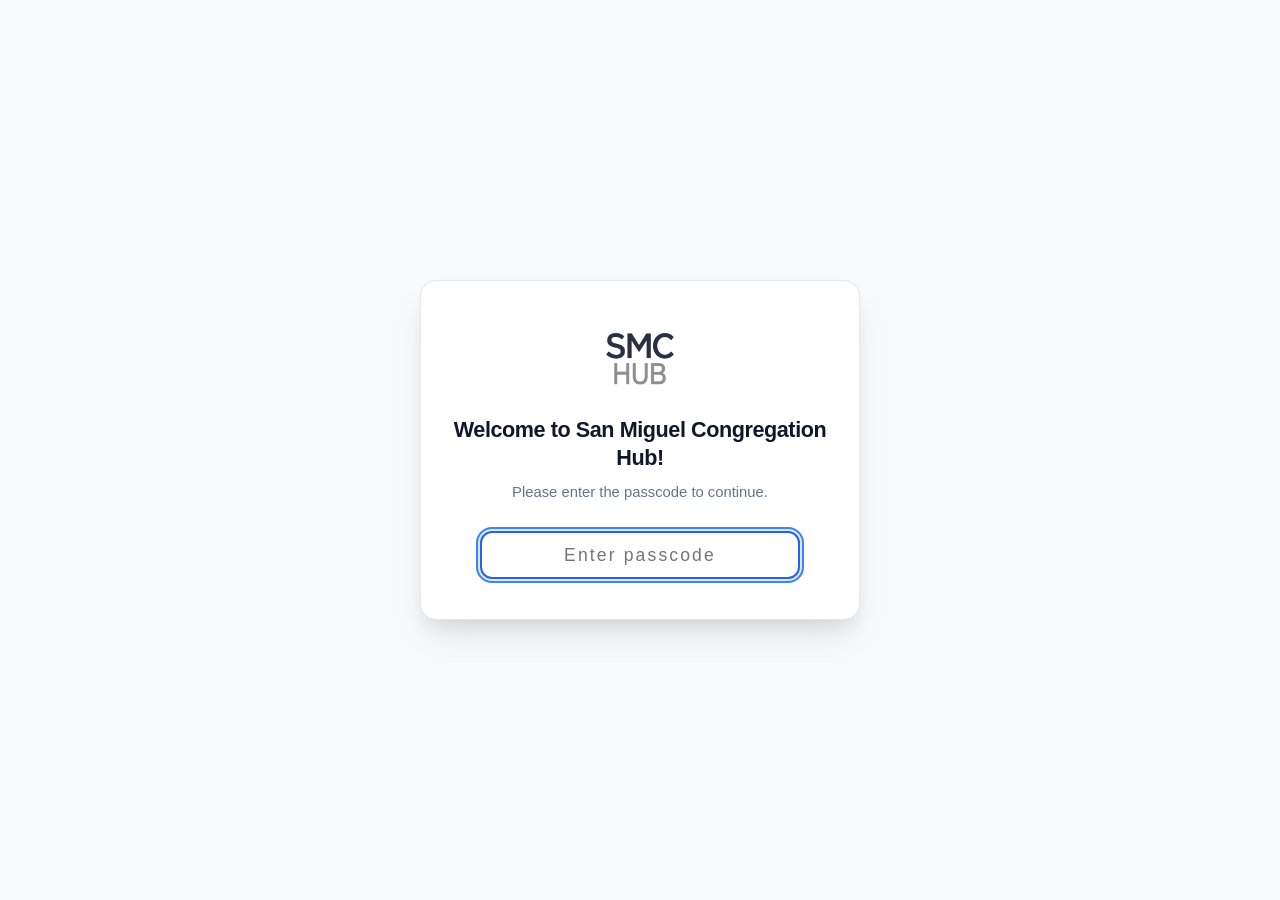
<file: index.html>
<!DOCTYPE html>
<html lang="en" data-theme="light">
<head>
  <meta charset="UTF-8" />
  <meta name="viewport" content="width=device-width, initial-scale=1.0" />
  <meta name="description" content="SMC Hub - Congregation portal for announcements, guidelines, forms, and reports." />
  <meta name="theme-color" content="#2563eb" />
  <title>SMC Hub</title>

  <!-- Progressive Web App (PWA) Manifest & Mobile App Capabilities -->
  <link rel="manifest" href="manifest.json">
  <meta name="mobile-web-app-capable" content="yes" />
  <meta name="apple-mobile-web-app-capable" content="yes" />
  <meta name="apple-mobile-web-app-status-bar-style" content="default" />
  <meta name="apple-mobile-web-app-title" content="SMC Hub" />
  <link rel="apple-touch-icon" href="./icons/apple-touch-icon.png" />
  <link rel="icon" type="image/png" sizes="48x48" href="./images/favicon.png" id="siteFavicon" />
  <link rel="icon" type="image/png" sizes="192x192" href="./icons/icon-192x192.png" />
  <link rel="icon" type="image/svg+xml" href="./icons/icon.svg" />

  <!-- Google Fonts: Inter -->
  <link rel="preconnect" href="https://fonts.googleapis.com" />
  <link rel="preconnect" href="https://fonts.gstatic.com" crossorigin />
  <link href="https://fonts.googleapis.com/css2?family=Inter:wght@400;500;600;700&display=swap" rel="stylesheet" />

  <!-- Stylesheet -->
  <link rel="stylesheet" href="./css/styles.css" />

  <!-- Zero-FOUC Authentication State Initializer (Supports 30-Day Persistent Login) -->
  <script>
    (function() {
      try {
        var now = Date.now();
        var adminExp = parseInt(localStorage.getItem("smc-admin-auth-expiry") || "0", 10);
        var siteExp = parseInt(localStorage.getItem("smc-site-auth-expiry") || "0", 10);
        var hasSiteAuth = localStorage.getItem("smc-site-auth") === "true";
        var hasAdminAuth = localStorage.getItem("smc-admin-auth") === "true";
        var isAuth = (adminExp > now) || (siteExp > now) || hasSiteAuth || hasAdminAuth ||
                     (sessionStorage.getItem("smc-site-auth") === "true") ||
                     (sessionStorage.getItem("smc-admin-auth") === "true");
        if (isAuth) {
          document.documentElement.classList.add("is-authenticated");
        }
      } catch (e) {}
    })();
  </script>
</head>
<body>

  <!-- ============================================================== -->
  <!-- WELCOME / PASSCODE GATEWAY PAGE (First screen shown to user)    -->
  <!-- ============================================================== -->
  <div id="welcomeView" class="welcome-screen" role="dialog" aria-modal="true" aria-labelledby="welcomeHeading">
    <div class="welcome-card">
      <div id="welcomeLogoBox" class="welcome-logo-box" aria-hidden="true"></div>
      <h1 id="welcomeHeading" class="welcome-heading">Welcome to San Miguel Congregation Hub!</h1>
      <p class="welcome-subheading">Please enter the passcode to continue.</p>
      <form id="welcomePasscodeForm" class="welcome-form" autocomplete="off" onsubmit="return false;">
        <input
          type="password"
          id="welcomePasscodeInput"
          class="welcome-passcode-input"
          placeholder="Enter passcode"
          autocomplete="current-password"
          aria-label="Passcode"
          autofocus
        />
        <div id="welcomePasscodeError" class="welcome-passcode-error" style="display: none;" role="alert">
          Incorrect passcode. Please try again.
        </div>
      </form>
    </div>
  </div>

  <!-- Maintenance Mode Alert Banner -->
  <div id="maintenanceBanner" class="maintenance-banner" role="alert" style="display: none;">
    <div class="maintenance-banner-container">
      <span class="maintenance-banner-icon" aria-hidden="true">
        <svg xmlns="http://www.w3.org/2000/svg" width="18" height="18" fill="none" viewBox="0 0 24 24" stroke-width="2" stroke="currentColor">
          <path stroke-linecap="round" stroke-linejoin="round" d="M12 9v3.75m-9.303 3.376c-.866 1.5.217 3.374 1.948 3.374h14.71c1.73 0 2.813-1.874 1.948-3.374L13.949 3.378c-.866-1.5-3.032-1.5-3.898 0L2.697 16.126ZM12 15.75h.007v.008H12v-.008Z" />
        </svg>
      </span>
      <span class="maintenance-banner-text"><strong>Site Under Maintenance:</strong> The website is currently undergoing maintenance or updates. Some sections may be temporarily unavailable.</span>
    </div>
  </div>

  <!-- Optional Announcement Banner -->
  <div id="announcementBanner" class="announcement-banner" role="alert"></div>

  <!-- Minimized Sticky Header -->
  <header class="site-header" id="siteHeader">
    <div class="container header-container">
      <!-- Main Bar: Title, Search (Desktop), and Actions -->
      <div class="header-main-bar">
        <!-- Site Title & Brand Link -->
        <a href="#home" class="brand-link" id="brandLink" aria-label="SMC Hub Homepage">
          <span class="brand-icon-box" id="brandIconBox" aria-hidden="true">
            <svg xmlns="http://www.w3.org/2000/svg" width="18" height="18" fill="none" viewBox="0 0 24 24" stroke-width="2.2" stroke="currentColor">
              <path stroke-linecap="round" stroke-linejoin="round" d="M3.75 6A2.25 2.25 0 0 1 6 3.75h2.25A2.25 2.25 0 0 1 10.5 6v2.25a2.25 2.25 0 0 1-2.25 2.25H6a2.25 2.25 0 0 1-2.25-2.25V6ZM3.75 15.75A2.25 2.25 0 0 1 6 13.5h2.25a2.25 2.25 0 0 1 2.25 2.25V18a2.25 2.25 0 0 1-2.25 2.25H6A2.25 2.25 0 0 1 3.75 18v-2.25ZM13.5 6a2.25 2.25 0 0 1 2.25-2.25H18A2.25 2.25 0 0 1 20.25 6v2.25A2.25 2.25 0 0 1 18 10.5h-2.25a2.25 2.25 0 0 1-2.25-2.25V6ZM13.5 15.75a2.25 2.25 0 0 1 2.25-2.25H18a2.25 2.25 0 0 1 2.25 2.25V18A2.25 2.25 0 0 1 18 20.25h-2.25A2.25 2.25 0 0 1 13.5 18v-2.25Z" />
            </svg>
          </span>
          <h1 id="siteTitle" class="site-title" style="display: none;">SMC Hub</h1>
        </a>

        <!-- Desktop Search Bar Container (Active on Forms view) -->
        <div class="desktop-search-container desktop-only" id="desktopSearchContainer">
          <div class="search-box-wrapper" id="searchBoxWrapper">
            <span class="search-icon-left" aria-hidden="true">
              <svg xmlns="http://www.w3.org/2000/svg" width="16" height="16" fill="none" viewBox="0 0 24 24" stroke-width="2" stroke="currentColor">
                <path stroke-linecap="round" stroke-linejoin="round" d="m21 21-5.197-5.197m0 0A7.5 7.5 0 1 0 5.196 5.196a7.5 7.5 0 0 0 10.607 10.607Z" />
              </svg>
            </span>
            <input
              type="search"
              id="searchInput"
              class="search-input"
              placeholder="Search forms... (Press '/' to focus)"
              autocomplete="off"
              aria-label="Search forms"
            />
            <button id="searchClearBtn" class="search-clear-btn" type="button" aria-label="Clear search input">
              <svg xmlns="http://www.w3.org/2000/svg" width="14" height="14" fill="none" viewBox="0 0 24 24" stroke-width="2.5" stroke="currentColor">
                <path stroke-linecap="round" stroke-linejoin="round" d="M6 18 18 6M6 6l12 12" />
              </svg>
            </button>
          </div>
        </div>

        <!-- Header Actions: Search Toggle, Filter Toggle, Theme Toggle, Admin Button -->
        <div class="header-actions">
          <!-- Mobile Search Toggle Button (Mobile only, shown on Forms) -->
          <button id="mobileSearchToggleBtn" class="header-icon-btn mobile-only-btn forms-action-btn" type="button" aria-label="Toggle search bar" aria-expanded="false" title="Search">
            <svg xmlns="http://www.w3.org/2000/svg" width="16" height="16" fill="none" viewBox="0 0 24 24" stroke-width="2" stroke="currentColor">
              <path stroke-linecap="round" stroke-linejoin="round" d="m21 21-5.197-5.197m0 0A7.5 7.5 0 1 0 5.196 5.196a7.5 7.5 0 0 0 10.607 10.607Z" />
            </svg>
          </button>

          <!-- Filter Toggle Button (Desktop & Mobile, shown on Forms) -->
          <button id="filterToggleBtn" class="header-icon-btn filter-toggle-btn forms-action-btn" type="button" aria-label="Toggle category filters" aria-expanded="false" title="Filter forms">
            <svg xmlns="http://www.w3.org/2000/svg" width="16" height="16" fill="none" viewBox="0 0 24 24" stroke-width="2" stroke="currentColor">
              <path stroke-linecap="round" stroke-linejoin="round" d="M12 3c2.755 0 5.455.232 8.083.678.539.092 1.003.451 1.144.975.25.927.42 1.884.509 2.859a2.25 2.25 0 0 1-.58 1.638l-4.73 5.09a2.25 2.25 0 0 0-.616 1.545v3.424a2.25 2.25 0 0 1-.659 1.59l-2.072 2.072A.75.75 0 0 1 11.75 22.5v-7.69a2.25 2.25 0 0 0-.616-1.545L6.404 8.17a2.25 2.25 0 0 1-.58-1.638 31.848 31.848 0 0 1 .509-2.859 1.688 1.688 0 0 1 1.144-.975A47.16 47.16 0 0 1 12 3Z" />
            </svg>
            <span class="filter-btn-text desktop-only">Filters</span>
            <span id="filterActiveDot" class="filter-active-dot" aria-hidden="true"></span>
          </button>

          <!-- PWA Mobile App Install Button -->
          <button id="pwaInstallHeaderBtn" class="header-icon-btn pwa-install-header-btn" type="button" aria-label="Install App" title="Install SMC Hub App" style="display: none;">
            <svg xmlns="http://www.w3.org/2000/svg" width="15" height="15" fill="none" viewBox="0 0 24 24" stroke-width="2.2" stroke="currentColor">
              <path stroke-linecap="round" stroke-linejoin="round" d="M3 16.5v2.25A2.25 2.25 0 0 0 5.25 21h13.5A2.25 2.25 0 0 0 21 18.75V16.5M16.5 12 12 16.5m0 0L7.5 12m4.5 4.5V3" />
            </svg>
            <span class="desktop-only pwa-install-btn-text">Install App</span>
          </button>

          <!-- Light / Dark Theme Switcher Button -->
          <button id="themeToggleBtn" class="header-icon-btn theme-toggle-btn" type="button" aria-label="Toggle Light and Dark Mode" title="Toggle theme">
            <!-- Moon Icon (displayed in light mode) -->
            <svg class="moon-icon" xmlns="http://www.w3.org/2000/svg" width="14" height="14" fill="none" viewBox="0 0 24 24" stroke-width="2" stroke="currentColor">
              <path stroke-linecap="round" stroke-linejoin="round" d="M21.752 15.002A9.72 9.72 0 0 1 18 15.75c-5.385 0-9.75-4.365-9.75-9.75 0-1.33.266-2.597.748-3.752A9.753 9.753 0 0 0 3 11.25C3 16.635 7.365 21 12.75 21a9.753 9.753 0 0 0 9.002-5.998Z" />
            </svg>
            <!-- Sun Icon (displayed in dark mode) -->
            <svg class="sun-icon" xmlns="http://www.w3.org/2000/svg" width="14" height="14" fill="none" viewBox="0 0 24 24" stroke-width="2" stroke="currentColor">
              <path stroke-linecap="round" stroke-linejoin="round" d="M12 3v2.25m6.364.386-1.591 1.591M21 12h-2.25m-.386 6.364-1.591-1.591M12 18.75V21m-4.773-4.227-1.591 1.591M5.25 12H3m4.227-4.773L5.636 5.636M15.75 12a3.75 3.75 0 1 1-7.5 0 3.75 3.75 0 0 1 7.5 0Z" />
            </svg>
          </button>

          <!-- Lock Hub (Sign Out) Button -->
          <button id="lockSiteBtn" class="header-icon-btn" type="button" aria-label="Sign Out &amp; Lock Hub" title="Sign Out &amp; Lock Hub">
            <svg xmlns="http://www.w3.org/2000/svg" width="15" height="15" fill="none" viewBox="0 0 24 24" stroke-width="2" stroke="currentColor">
              <path stroke-linecap="round" stroke-linejoin="round" d="M16.5 10.5V6.75a4.5 4.5 0 1 0-9 0v3.75m-.75 11.25h10.5a2.25 2.25 0 0 0 2.25-2.25v-6.75a2.25 2.25 0 0 0-2.25-2.25H6.75a2.25 2.25 0 0 0-2.25 2.25v6.75a2.25 2.25 0 0 0 2.25 2.25Z" />
            </svg>
          </button>
        </div>
      </div>

      <!-- Expandable Mobile Search Drawer -->
      <div id="mobileSearchDrawer" class="search-drawer" aria-hidden="true"></div>

      <!-- Expandable Filter Drawer (Displays form types below header on Forms view) -->
      <div id="filterDrawer" class="filter-drawer" aria-hidden="true">
        <nav id="categoriesFilterBar" class="categories-filter-bar" aria-label="Filter by category"></nav>
      </div>
    </div>
  </header>

  <!-- Main Content Container -->
  <main class="main-content" id="mainContent">
    <div class="container">

      <!-- Breadcrumbs & Navigation Bar (Sub-pages) -->
      <div id="portalNavContainer" class="portal-nav-bar" style="display: none;">
        <a href="#home" id="portalBackBtn" class="portal-back-btn">
          <svg xmlns="http://www.w3.org/2000/svg" width="15" height="15" fill="none" viewBox="0 0 24 24" stroke-width="2.5" stroke="currentColor">
            <path stroke-linecap="round" stroke-linejoin="round" d="M10.5 19.5 3 12m0 0 7.5-7.5M3 12h18" />
          </svg>
          <span id="portalBackText">Back to Home</span>
        </a>
        <nav class="portal-breadcrumbs" id="portalBreadcrumbs" aria-label="Breadcrumb"></nav>
      </div>

      <!-- ============================================================== -->
      <!-- VIEW 1: PORTAL HOMEPAGE (4 Primary Options in Grid)           -->
      <!-- ============================================================== -->
      <section id="portalHomeView" class="view-section" aria-labelledby="portalHeroTitle">
        <!-- Hero Header -->
        <div class="portal-hero">
          <h2 id="portalHeroTitle" class="portal-hero-title">Welcome to SMC Hub</h2>
        </div>

        <!-- 4-Option Grid: Announcements, Guidelines, Forms, Reports -->
        <div id="portalGrid" class="portal-grid" role="region" aria-label="Portal Navigation Modules">
          <!-- Card 1: Announcements -->
          <div class="portal-card portal-card-announcements is-coming-soon" aria-label="Announcements (Coming Soon)" role="article">
            <div class="portal-card-top">
              <div class="portal-card-icon" aria-hidden="true">
                <svg xmlns="http://www.w3.org/2000/svg" fill="none" viewBox="0 0 24 24" stroke-width="1.8" stroke="currentColor"><path stroke-linecap="round" stroke-linejoin="round" d="M10.34 15.84c-.688-.06-1.386-.09-2.09-.09H7.5a4.5 4.5 0 1 1 0-9h.75c.704 0 1.402-.03 2.09-.09m0 9.18c.253.962.584 1.892.985 2.783.247.55.06 1.21-.463 1.511l-.657.38c-.551.318-1.26.111-1.528-.459a22.253 22.253 0 0 1-1.335-3.666m2.998-.549a48.36 48.36 0 0 0 9.13-1.636 1.125 1.125 0 0 0 .762-1.07V8.67a1.125 1.125 0 0 0-.762-1.07 48.36 48.36 0 0 0-9.13-1.636m0 9.87V5.959" /></svg>
              </div>
            </div>
            <div class="portal-card-body">
              <h3 class="portal-card-title">Announcements</h3>
              <p class="portal-card-desc">Congregation notices, special reminders, weekly schedules, and branch correspondence.</p>
            </div>
            <div class="portal-card-footer portal-card-footer-coming-soon">
              <span class="portal-card-action-text">Coming Soon</span>
              <span class="portal-card-clock" aria-hidden="true"><svg xmlns="http://www.w3.org/2000/svg" fill="none" viewBox="0 0 24 24" stroke-width="1.8" stroke="currentColor"><path stroke-linecap="round" stroke-linejoin="round" d="M12 6v6h4.5m4.5 0a9 9 0 1 1-18 0 9 9 0 0 1 18 0Z" /></svg></span>
            </div>
          </div>

          <!-- Card 2: Guidelines -->
          <a class="portal-card portal-card-guidelines" href="#guidelines" aria-label="Guidelines - Standard congregation procedures, role instructions, and step-by-step video tutorials.">
            <div class="portal-card-top">
              <div class="portal-card-icon" aria-hidden="true">
                <svg xmlns="http://www.w3.org/2000/svg" fill="none" viewBox="0 0 24 24" stroke-width="1.8" stroke="currentColor"><path stroke-linecap="round" stroke-linejoin="round" d="M12 6.042A8.967 8.967 0 0 0 6 3.75c-1.052 0-2.062.18-3 .512v14.25A8.987 8.987 0 0 1 6 18c2.305 0 4.408.867 6 2.292m0-14.25a8.966 8.966 0 0 1 6-2.292c1.052 0 2.062.18 3 .512v14.25A8.987 8.987 0 0 0 18 18a8.967 8.967 0 0 0-6 2.292m0-14.25v14.25" /></svg>
              </div>
            </div>
            <div class="portal-card-body">
              <h3 class="portal-card-title">Guidelines</h3>
              <p class="portal-card-desc">Standard congregation procedures, role instructions, and step-by-step video tutorials.</p>
            </div>
            <div class="portal-card-footer">
              <span class="portal-card-action-text">Explore Guidelines</span>
              <span class="portal-card-arrow" aria-hidden="true"><svg xmlns="http://www.w3.org/2000/svg" fill="none" viewBox="0 0 24 24" stroke-width="2.2" stroke="currentColor"><path stroke-linecap="round" stroke-linejoin="round" d="M13.5 4.5 21 12m0 0-7.5 7.5M21 12H3" /></svg></span>
            </div>
          </a>

          <!-- Card 3: Forms -->
          <a class="portal-card portal-card-forms" href="#forms" aria-label="Forms - Official submission forms, meeting attendance logs, territory cards, and service applications.">
            <div class="portal-card-top">
              <div class="portal-card-icon" aria-hidden="true">
                <svg xmlns="http://www.w3.org/2000/svg" fill="none" viewBox="0 0 24 24" stroke-width="1.8" stroke="currentColor"><path stroke-linecap="round" stroke-linejoin="round" d="M19.5 14.25v-2.625a3.375 3.375 0 0 0-3.375-3.375h-1.5A1.125 1.125 0 0 1 13.5 7.125v-1.5a3.375 3.375 0 0 0-3.375-3.375H8.25m2.25 0H5.625c-.621 0-1.125.504-1.125 1.125v17.25c0 .621.504 1.125 1.125 1.125h12.75c.621 0 1.125-.504 1.125-1.125V11.25a9 9 0 0 0-9-9Z" /></svg>
              </div>
            </div>
            <div class="portal-card-body">
              <h3 class="portal-card-title">Forms</h3>
              <p class="portal-card-desc">Official submission forms, meeting attendance logs, territory cards, and service applications.</p>
            </div>
            <div class="portal-card-footer">
              <span class="portal-card-action-text">Browse All Forms</span>
              <span class="portal-card-arrow" aria-hidden="true"><svg xmlns="http://www.w3.org/2000/svg" fill="none" viewBox="0 0 24 24" stroke-width="2.2" stroke="currentColor"><path stroke-linecap="round" stroke-linejoin="round" d="M13.5 4.5 21 12m0 0-7.5 7.5M21 12H3" /></svg></span>
            </div>
          </a>

          <!-- Card 4: Reports -->
          <div class="portal-card portal-card-reports is-coming-soon" aria-label="Reports (Coming Soon)" role="article">
            <div class="portal-card-top">
              <div class="portal-card-icon" aria-hidden="true">
                <svg xmlns="http://www.w3.org/2000/svg" fill="none" viewBox="0 0 24 24" stroke-width="1.8" stroke="currentColor"><path stroke-linecap="round" stroke-linejoin="round" d="M3 13.125C3 12.504 3.504 12 4.125 12h2.25c.621 0 1.125.504 1.125 1.125v6.75C7.5 20.496 6.996 21 6.375 21h-2.25A1.125 1.125 0 0 1 3 19.875v-6.75ZM9.75 8.625c0-.621.504-1.125 1.125-1.125h2.25c.621 0 1.125.504 1.125 1.125v11.25c0 .621-.504 1.125-1.125 1.125h-2.25a1.125 1.125 0 0 1-1.125-1.125V8.625ZM16.5 4.125c0-.621.504-1.125 1.125-1.125h2.25C20.496 3 21 3.504 21 4.125v15.75c0 .621-.504 1.125-1.125 1.125h-2.25a1.125 1.125 0 0 1-1.125-1.125V4.125Z" /></svg>
              </div>
            </div>
            <div class="portal-card-body">
              <h3 class="portal-card-title">Reports</h3>
              <p class="portal-card-desc">Congregation statistics, service summaries, attendance graphs, and monthly accounts overviews.</p>
            </div>
            <div class="portal-card-footer portal-card-footer-coming-soon">
              <span class="portal-card-action-text">Coming Soon</span>
              <span class="portal-card-clock" aria-hidden="true"><svg xmlns="http://www.w3.org/2000/svg" fill="none" viewBox="0 0 24 24" stroke-width="1.8" stroke="currentColor"><path stroke-linecap="round" stroke-linejoin="round" d="M12 6v6h4.5m4.5 0a9 9 0 1 1-18 0 9 9 0 0 1 18 0Z" /></svg></span>
            </div>
          </div>
        </div>
      </section>

      <!-- ============================================================== -->
      <!-- VIEW 2: FORMS DIRECTORY (Current Forms with Search & Filters)   -->
      <!-- ============================================================== -->
      <section id="formsView" class="view-section" style="display: none;" aria-label="Congregation Forms Directory">
        <!-- Status row (Active Category & Form count) -->
        <div class="directory-status-row">
          <span id="activeCategoryLabel" class="active-filter-indicator">All Categories</span>
          <span id="statusCount" class="status-count">Showing forms...</span>
        </div>

        <!-- Forms Grid -->
        <div id="formsGrid" class="forms-grid" role="region" aria-live="polite"></div>

        <!-- Empty State -->
        <div id="emptyState" class="empty-state" role="status">
          <div class="empty-state-icon" aria-hidden="true">
            <svg xmlns="http://www.w3.org/2000/svg" fill="none" viewBox="0 0 24 24" stroke-width="1.8" stroke="currentColor">
              <path stroke-linecap="round" stroke-linejoin="round" d="m21 21-5.197-5.197m0 0A7.5 7.5 0 1 0 5.196 5.196a7.5 7.5 0 0 0 10.607 10.607Z" />
            </svg>
          </div>
          <h3 class="empty-state-title">No matching forms found</h3>
          <p class="empty-state-text">We couldn't find any forms matching your search or active filter. Try using different keywords or reset your filters.</p>
          <button id="resetFiltersBtn" class="reset-filters-btn" type="button">Reset all filters</button>
        </div>
      </section>

      <!-- ============================================================== -->
      <!-- VIEW 3: GUIDELINES DIRECTORY (Accounting, etc.)                -->
      <!-- ============================================================== -->
      <section id="guidelinesView" class="view-section" style="display: none;" aria-label="Guidelines Directory">
        <div class="section-intro-header">
          <h2 class="section-heading">Congregation Guidelines</h2>
        </div>

        <!-- Guidelines Grid (Cards styled in identical format as Forms) -->
        <div id="guidelinesGrid" class="forms-grid" role="region" aria-label="Guidelines List"></div>
      </section>

      <!-- ============================================================== -->
      <!-- VIEW 4: ACCOUNTING GUIDELINES - ROLES SELECTION                -->
      <!-- ============================================================== -->
      <section id="accountingRolesView" class="view-section" style="display: none;" aria-label="Accounting Roles">
        <!-- Active Mode Info Banner -->
        <div class="mode-indicator-bar" id="accountingModeBanner">
          <div class="mode-bar-left">
            <div class="mode-badge-pill" id="accountingModeBadge">
              <span class="mode-icon-holder" id="accountingModeIcon"></span>
              <span id="accountingModeText">Mode: Bank Account</span>
            </div>
            <p class="mode-bar-desc" id="accountingModeDesc">Showing role-based video tutorials for congregation bank account management.</p>
          </div>
        </div>

        <!-- JW Hub Login Notice -->
        <div class="guidelines-auth-note" role="note" aria-label="JW Hub Authentication Note">
          <span class="auth-note-icon" aria-hidden="true">
            <svg xmlns="http://www.w3.org/2000/svg" width="16" height="16" fill="none" viewBox="0 0 24 24" stroke-width="2" stroke="currentColor">
              <path stroke-linecap="round" stroke-linejoin="round" d="M11.25 11.25l.041-.02a.75.75 0 011.063.852l-.708 2.836a.75.75 0 001.063.853l.041-.021M21 12a9 9 0 11-18 0 9 9 0 0118 0zm-9-3.75h.008v.008H12V8.25z" />
            </svg>
          </span>
          <p class="auth-note-text">
            <strong>Note:</strong> You must log in to your <a href="https://hub.jw.org" target="_blank" rel="noopener noreferrer" class="auth-note-link">JW Hub</a> account to access the guidelines.
          </p>
        </div>

        <!-- Section 1: Video Guides -->
        <div class="accounting-section-block">
          <h3 class="section-label">Video Guides</h3>
          <!-- Roles Grid (Formatted identically to Forms) -->
          <div id="accountingRolesGrid" class="forms-grid" role="region" aria-label="Video Guides List"></div>
        </div>

        <!-- Section 2: Main Guide -->
        <div class="accounting-section-block">
          <h3 class="section-label">Main Guide</h3>
          <div id="accountingMainGuideList" class="guide-doc-list" role="region" aria-label="Main Guide"></div>
        </div>

        <!-- Section 3: Additional Guides -->
        <div class="accounting-section-block">
          <h3 class="section-label">Additional Guides</h3>
          <div id="accountingAdditionalGuidesList" class="guide-doc-list" role="region" aria-label="Additional Guides"></div>
        </div>
      </section>

      <!-- ============================================================== -->
      <!-- VIEW 5: ROLE VIDEOS LIST (Tutorial Videos with Links)          -->
      <!-- ============================================================== -->
      <section id="roleVideosView" class="view-section" style="display: none;" aria-label="Tutorial Videos">
        <!-- Role Header Card -->
        <div class="role-details-header" id="roleDetailsHeader">
          <div class="role-header-top">
            <div class="role-header-icon" id="roleDetailsIcon"></div>
            <div class="role-header-info">
              <h2 class="role-title" id="roleDetailsTitle">Role Name</h2>
            </div>
          </div>
          <p class="role-desc" id="roleDetailsDesc"></p>

          <!-- In-Page Video Search Bar -->
          <div class="video-search-bar-wrapper">
            <div class="search-box-wrapper video-search-box">
              <span class="search-icon-left" aria-hidden="true">
                <svg xmlns="http://www.w3.org/2000/svg" width="16" height="16" fill="none" viewBox="0 0 24 24" stroke-width="2" stroke="currentColor">
                  <path stroke-linecap="round" stroke-linejoin="round" d="m21 21-5.197-5.197m0 0A7.5 7.5 0 1 0 5.196 5.196a7.5 7.5 0 0 0 10.607 10.607Z" />
                </svg>
              </span>
              <input
                type="search"
                id="videoSearchInput"
                class="search-input"
                placeholder="Search videos in this role... (e.g. S-24, Pondo, Donasyon, Resolusyon)"
                autocomplete="off"
                aria-label="Filter tutorial videos"
              />
              <button id="videoSearchClearBtn" class="search-clear-btn" type="button" aria-label="Clear video search input">
                <svg xmlns="http://www.w3.org/2000/svg" width="14" height="14" fill="none" viewBox="0 0 24 24" stroke-width="2.5" stroke="currentColor">
                  <path stroke-linecap="round" stroke-linejoin="round" d="M6 18 18 6M6 6l12 12" />
                </svg>
              </button>
            </div>
            <div class="video-count-badge" id="videoCountBadge">Showing videos...</div>
          </div>
        </div>

        <!-- Videos Grid -->
        <div id="roleVideosGrid" class="videos-grid" role="region" aria-live="polite"></div>

        <!-- Video Empty State -->
        <div id="roleVideosEmptyState" class="empty-state" style="display: none;" role="status">
          <div class="empty-state-icon" aria-hidden="true">
            <svg xmlns="http://www.w3.org/2000/svg" fill="none" viewBox="0 0 24 24" stroke-width="1.8" stroke="currentColor">
              <path stroke-linecap="round" stroke-linejoin="round" d="m15.75 10.5 4.72-4.72a.75.75 0 0 1 1.28.53v11.38a.75.75 0 0 1-1.28.53l-4.72-4.72M4.5 18.75h9a2.25 2.25 0 0 0 2.25-2.25v-9A2.25 2.25 0 0 0 13.5 5.25h-9A2.25 2.25 0 0 0 2.25 7.5v9A2.25 2.25 0 0 0 4.5 18.75Z" />
            </svg>
          </div>
          <h3 class="empty-state-title">No matching tutorial videos</h3>
          <p class="empty-state-text">No guide videos matched your query for this role. Try different search terms or clear your search.</p>
          <button id="resetVideoSearchBtn" class="reset-filters-btn" type="button">Clear video search</button>
        </div>
      </section>

      <!-- ============================================================== -->
      <!-- VIEW 6: ANNOUNCEMENTS (Coming Soon)                            -->
      <!-- ============================================================== -->
      <section id="announcementsView" class="view-section" style="display: none;" aria-label="Announcements">
        <div class="coming-soon-card">
          <div class="coming-soon-icon-box announcement-icon" aria-hidden="true">
            <svg xmlns="http://www.w3.org/2000/svg" width="36" height="36" fill="none" viewBox="0 0 24 24" stroke-width="1.8" stroke="currentColor">
              <path stroke-linecap="round" stroke-linejoin="round" d="M10.34 15.84c-.688-.06-1.386-.09-2.09-.09H7.5a4.5 4.5 0 1 1 0-9h.75c.704 0 1.402-.03 2.09-.09m0 9.18c.253.962.584 1.892.985 2.783.247.55.06 1.21-.463 1.511l-.657.38c-.551.318-1.26.111-1.528-.459a22.253 22.253 0 0 1-1.335-3.666m2.998-.549a48.36 48.36 0 0 0 9.13-1.636 1.125 1.125 0 0 0 .762-1.07V8.67a1.125 1.125 0 0 0-.762-1.07 48.36 48.36 0 0 0-9.13-1.636m0 9.87V5.959" />
            </svg>
          </div>
          <span class="special-badge coming-soon">Module In Development</span>
          <h2 class="coming-soon-title">Announcements Hub Coming Soon</h2>
          <p class="coming-soon-text">The Announcements hub is currently being prepared and will be available soon. You will be able to view congregation reminders, circuit overseer visit schedules, and branch letters here.</p>
          <div class="coming-soon-actions">
            <a href="#home" class="btn-primary">Return to Portal Home</a>
            <a href="#forms" class="btn-secondary">Browse Congregation Forms</a>
          </div>
        </div>
      </section>

      <!-- ============================================================== -->
      <!-- VIEW 7: REPORTS (Coming Soon)                                  -->
      <!-- ============================================================== -->
      <section id="reportsView" class="view-section" style="display: none;" aria-label="Reports">
        <div class="coming-soon-card">
          <div class="coming-soon-icon-box reports-icon" aria-hidden="true">
            <svg xmlns="http://www.w3.org/2000/svg" width="36" height="36" fill="none" viewBox="0 0 24 24" stroke-width="1.8" stroke="currentColor">
              <path stroke-linecap="round" stroke-linejoin="round" d="M3 13.125C3 12.504 3.504 12 4.125 12h2.25c.621 0 1.125.504 1.125 1.125v6.75C7.5 20.496 6.996 21 6.375 21h-2.25A1.125 1.125 0 0 1 3 19.875v-6.75ZM9.75 8.625c0-.621.504-1.125 1.125-1.125h2.25c.621 0 1.125.504 1.125 1.125v11.25c0 .621-.504 1.125-1.125 1.125h-2.25a1.125 1.125 0 0 1-1.125-1.125V8.625ZM16.5 4.125c0-.621.504-1.125 1.125-1.125h2.25C20.496 3 21 3.504 21 4.125v15.75c0 .621-.504 1.125-1.125 1.125h-2.25a1.125 1.125 0 0 1-1.125-1.125V4.125Z" />
            </svg>
          </div>
          <span class="special-badge coming-soon">Module In Development</span>
          <h2 class="coming-soon-title">Congregation Reports Coming Soon</h2>
          <p class="coming-soon-text">The Reports section is being built and will be available soon. Congregation summaries, monthly S-30 financial statements, and activity overviews will be accessible here.</p>
          <div class="coming-soon-actions">
            <a href="#home" class="btn-primary">Return to Portal Home</a>
            <a href="#guidelines" class="btn-secondary">View Guidelines</a>
          </div>
        </div>
      </section>

      <!-- ============================================================== -->
      <!-- VIEW: MAINTENANCE MODE (Displayed to visitors when active)    -->
      <!-- ============================================================== -->
      <section id="maintenanceView" class="view-section" style="display: none;" aria-label="Site Maintenance">
        <div class="coming-soon-card maintenance-card">
          <div class="coming-soon-icon-box maintenance-icon-box" aria-hidden="true">
            <svg xmlns="http://www.w3.org/2000/svg" width="36" height="36" fill="none" viewBox="0 0 24 24" stroke-width="1.8" stroke="currentColor">
              <path stroke-linecap="round" stroke-linejoin="round" d="M11.42 15.17 17.25 21A2.652 2.652 0 0 0 21 17.25l-5.877-5.877M11.42 15.17l2.496-3.03c.317-.384.74-.626 1.208-.766M11.42 15.17l-4.655 5.653a2.548 2.548 0 1 1-3.586-3.586l6.837-5.63m5.108-.233c.55-.164 1.163-.188 1.743-.07a4.5 4.5 0 0 0 4.486-6.336l-3.276 3.277a3.004 3.004 0 0 1-2.25-2.25l3.276-3.276a4.5 4.5 0 0 0-6.336 4.486c.091.455.122.92.094 1.378" />
            </svg>
          </div>
          <span class="special-badge maintenance-badge">System Maintenance</span>
          <h2 class="coming-soon-title">Website Under Maintenance</h2>
          <p class="coming-soon-text">The San Miguel Congregation Hub is temporarily undergoing maintenance, system updates, or improvements. Please check back shortly.</p>
          <div class="coming-soon-actions">
            <button class="btn-primary" type="button" onclick="location.reload();">
              <svg xmlns="http://www.w3.org/2000/svg" width="16" height="16" fill="none" viewBox="0 0 24 24" stroke-width="2.2" stroke="currentColor">
                <path stroke-linecap="round" stroke-linejoin="round" d="M16.023 9.348h4.992v-.001M2.985 19.644v-4.992m0 0h4.992m-4.993 0 3.181 3.183a8.25 8.25 0 0 0 13.803-3.7M4.031 9.865a8.25 8.25 0 0 1 13.803-3.7l3.181 3.182m0-4.991v4.99" />
              </svg>
              Check Again
            </button>
          </div>
        </div>
      </section>

    </div>
  </main>

  <!-- PWA Install Prompt Banner (Mobile & Desktop) -->
  <div id="pwaInstallBanner" class="pwa-install-banner" role="dialog" aria-labelledby="pwaInstallTitle" style="display: none;">
    <div class="pwa-install-card">
      <div class="pwa-install-icon-box" aria-hidden="true">
        <img src="./icons/icon-192x192.png" alt="SMC Hub" class="pwa-app-icon" />
      </div>
      <div class="pwa-install-info">
        <h3 id="pwaInstallTitle" class="pwa-install-title">Install SMC Hub App</h3>
        <p class="pwa-install-desc" id="pwaInstallDesc">Add to your Home screen for quick access and offline use.</p>
      </div>
      <div class="pwa-install-actions">
        <button id="pwaDismissBtn" class="pwa-dismiss-btn" type="button" aria-label="Dismiss install prompt">Not now</button>
        <button id="pwaInstallBtn" class="btn-primary pwa-install-action-btn" type="button">Install</button>
      </div>
    </div>
  </div>

  <!-- Toast Notification -->
  <div id="toastNotification" class="toast-notification" role="status" aria-live="polite"></div>

  <!-- Floating Back to Top Button -->
  <button id="floatingBackToTopBtn" class="floating-back-to-top-btn" type="button" aria-label="Back to top" title="Back to top">
    <svg xmlns="http://www.w3.org/2000/svg" width="20" height="20" fill="none" viewBox="0 0 24 24" stroke-width="2.5" stroke="currentColor">
      <path stroke-linecap="round" stroke-linejoin="round" d="M4.5 15.75l7.5-7.5 7.5 7.5" />
    </svg>
  </button>

  <!-- Site Footer (Only copyright info retained, name updated) -->
  <footer class="site-footer">
    <div class="container">
      <div class="footer-content">
        <p>&copy; <span id="currentYear">2026</span> San Miguel Congregation Hub.</p>
      </div>
    </div>
  </footer>

  <!-- Scripts -->
  <script src="./js/site-config.js"></script>
  <script src="./js/accounting-data.js"></script>
  <script src="./js/guidelines-data.js"></script>
  <script src="./js/forms-data.js"></script>
  <script src="./js/app.js"></script>
</body>
</html>
</file>
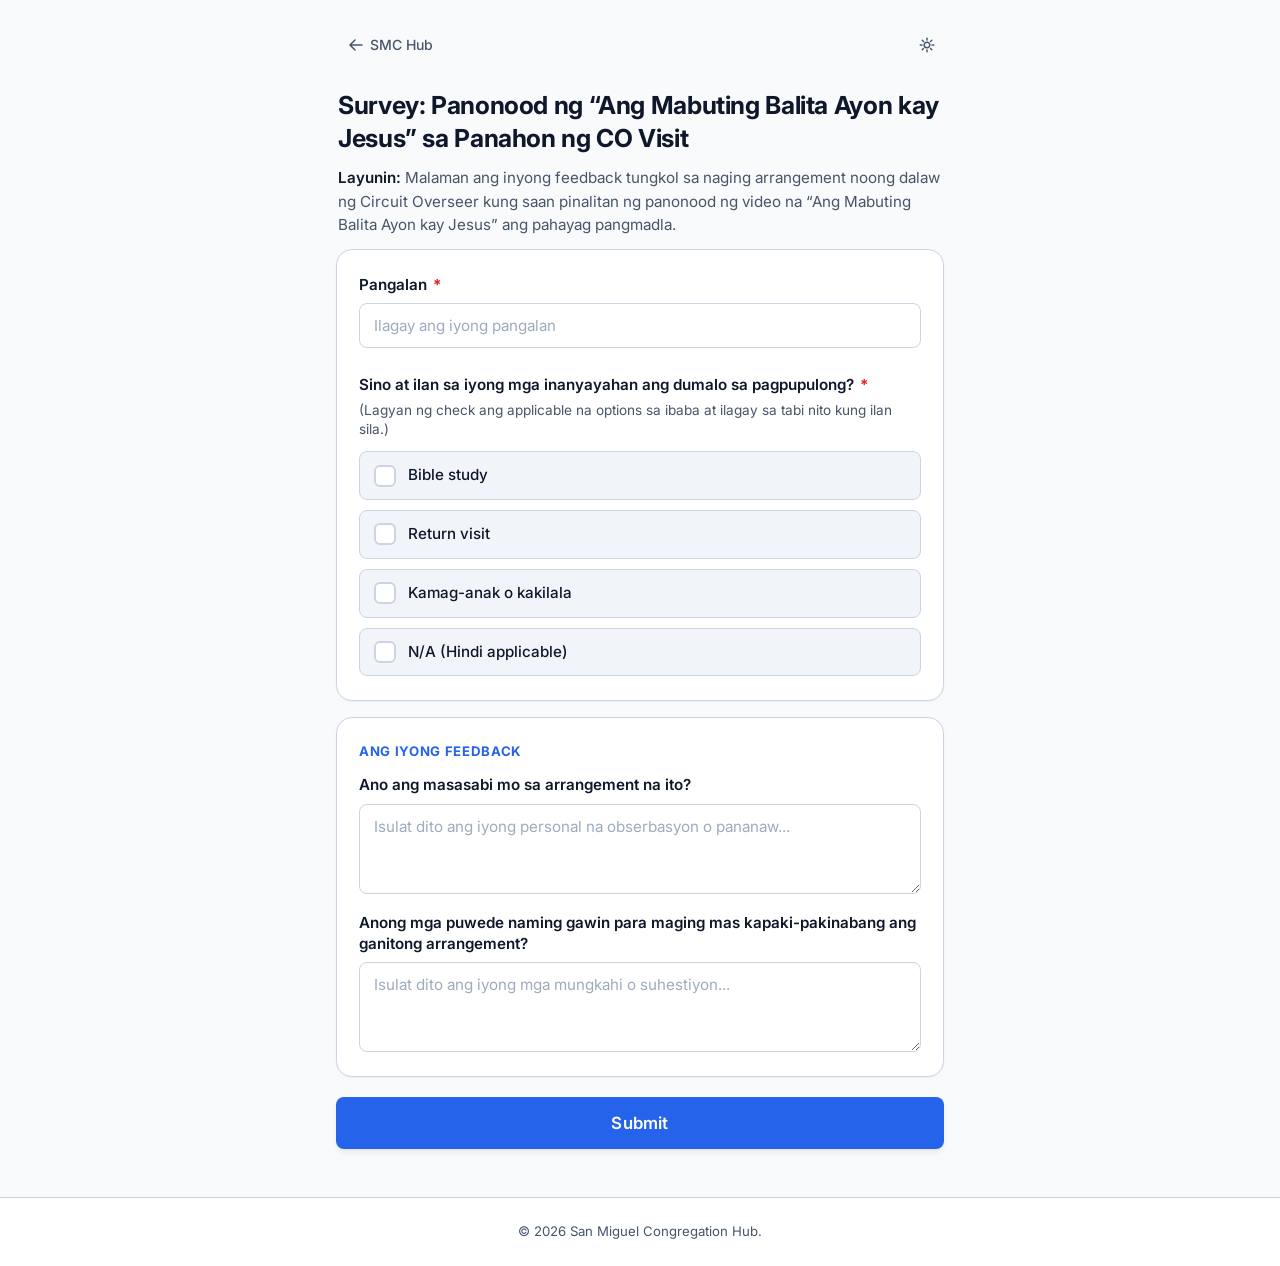
<file: survey-co-visit.html>
<!DOCTYPE html>
<html lang="tl">
<head>
  <meta charset="UTF-8" />
  <meta name="viewport" content="width=device-width, initial-scale=1.0, maximum-scale=5.0" />
  <meta name="description" content="Publisher Feedback Survey: Panonood ng 'Ang Mabuting Balita Ayon kay Jesus' sa Panahon ng CO Visit - San Miguel Congregation." />
  <meta name="theme-color" content="#2563eb" />
  <title>Survey: Panonood ng Video sa CO Visit | SMC Hub</title>

  <!-- PWA & Mobile Icons -->
  <link rel="apple-touch-icon" href="./icons/apple-touch-icon.png" />
  <link rel="icon" type="image/png" sizes="48x48" href="./images/favicon.png" />
  <link rel="icon" type="image/svg+xml" href="./icons/icon.svg" />

  <!-- Google Fonts: Inter -->
  <link rel="preconnect" href="https://fonts.googleapis.com" />
  <link rel="preconnect" href="https://fonts.gstatic.com" crossorigin />
  <link href="https://fonts.googleapis.com/css2?family=Inter:wght@400;500;600;700&display=swap" rel="stylesheet" />

  <!-- Stylesheet -->
  <link rel="stylesheet" href="./css/survey.css" />
</head>
<body>

  <main class="survey-container">

    <!-- Top Bar Navigation & Controls -->
    <header class="survey-top-bar">
      <a href="index.html#forms" class="back-to-hub" aria-label="Bumalik sa SMC Hub">
        <svg xmlns="http://www.w3.org/2000/svg" fill="none" viewBox="0 0 24 24" stroke-width="2.2" stroke="currentColor">
          <path stroke-linecap="round" stroke-linejoin="round" d="M10.5 19.5 3 12m0 0 7.5-7.5M3 12h18" />
        </svg>
        <span>SMC Hub</span>
      </a>

      <button type="button" id="themeToggleBtn" class="theme-toggle-btn" aria-label="Palitan ang Tema (Dark/Light)">
        <svg xmlns="http://www.w3.org/2000/svg" fill="none" viewBox="0 0 24 24" stroke-width="2" stroke="currentColor">
          <path stroke-linecap="round" stroke-linejoin="round" d="M12 3v2.25m6.364.386-1.591 1.591M21 12h-2.25m-.386 6.364-1.591-1.591M12 18.75V21m-4.773-4.227-1.591 1.591M5.25 12H3m4.227-4.773L5.636 5.636M15.75 12a3.75 3.75 0 1 1-7.5 0 3.75 3.75 0 0 1 7.5 0Z" />
        </svg>
      </button>
    </header>

    <!-- FORM VIEW CONTAINER -->
    <div id="formCardContainer" class="form-cards-wrapper">
      <form id="surveyForm" novalidate>

        <!-- Heading Section (No Container) -->
        <div class="survey-heading-section">
          <h1 class="survey-title">Survey: Panonood ng &ldquo;Ang Mabuting Balita Ayon kay Jesus&rdquo; sa Panahon ng CO Visit</h1>
          <p class="survey-purpose">
            <strong>Layunin:</strong> Malaman ang inyong feedback tungkol sa naging arrangement noong dalaw ng Circuit Overseer kung saan pinalitan ng panonood ng video na &ldquo;Ang Mabuting Balita Ayon kay Jesus&rdquo; ang pahayag pangmadla.
          </p>
        </div>

        <!-- Set 1 Card: Basic Information & Attendance -->
        <section class="survey-card">
          <!-- Field 1: Pangalan -->
          <div class="form-group">
            <label for="publisherName" class="form-label">
              Pangalan <span class="required-star" aria-hidden="true">*</span>
            </label>
            <input
              type="text"
              id="publisherName"
              name="publisherName"
              class="text-input"
              placeholder="Ilagay ang iyong pangalan"
              autocomplete="name"
              required
            />
            <div id="nameError" class="field-error-msg" role="alert"></div>
          </div>

          <!-- Field 2: Sino at ilan ang dumalo -->
          <div class="form-group" style="margin-top: 8px;">
            <label class="form-label">
              Sino at ilan sa iyong mga inanyayahan ang dumalo sa pagpupulong? <span class="required-star" aria-hidden="true">*</span>
            </label>
            <p class="form-hint">
              (Lagyan ng check ang applicable na options sa ibaba at ilagay sa tabi nito kung ilan sila.)
            </p>

            <div class="options-list" role="group" aria-label="Mga inanyayahang dumalo">

              <!-- Option: Bible study -->
              <div class="option-row">
                <label class="option-main" for="chk_bible_study">
                  <input type="checkbox" id="chk_bible_study" class="native-checkbox" />
                  <span class="custom-checkbox" aria-hidden="true">
                    <svg viewBox="0 0 24 24" fill="none"><path d="M5 13l4 4L19 7" stroke-linecap="round" stroke-linejoin="round"/></svg>
                  </span>
                  <span class="option-label-text">Bible study</span>
                </label>
                <div class="option-count-box">
                  <span class="count-label">Bilang ng dumalo:</span>
                  <div class="count-stepper">
                    <button type="button" class="stepper-btn minus-btn" data-target="count_bible_study" aria-label="Bawasan ang bilang">-</button>
                    <input type="number" id="count_bible_study" class="count-input" value="1" min="1" max="999" aria-label="Bilang ng Bible study na dumalo" />
                    <button type="button" class="stepper-btn plus-btn" data-target="count_bible_study" aria-label="Dagdagan ang bilang">+</button>
                  </div>
                </div>
              </div>

              <!-- Option: Return visit -->
              <div class="option-row">
                <label class="option-main" for="chk_return_visit">
                  <input type="checkbox" id="chk_return_visit" class="native-checkbox" />
                  <span class="custom-checkbox" aria-hidden="true">
                    <svg viewBox="0 0 24 24" fill="none"><path d="M5 13l4 4L19 7" stroke-linecap="round" stroke-linejoin="round"/></svg>
                  </span>
                  <span class="option-label-text">Return visit</span>
                </label>
                <div class="option-count-box">
                  <span class="count-label">Bilang ng dumalo:</span>
                  <div class="count-stepper">
                    <button type="button" class="stepper-btn minus-btn" data-target="count_return_visit" aria-label="Bawasan ang bilang">-</button>
                    <input type="number" id="count_return_visit" class="count-input" value="1" min="1" max="999" aria-label="Bilang ng Return visit na dumalo" />
                    <button type="button" class="stepper-btn plus-btn" data-target="count_return_visit" aria-label="Dagdagan ang bilang">+</button>
                  </div>
                </div>
              </div>

              <!-- Option: Kamag-anak o kakilala -->
              <div class="option-row">
                <label class="option-main" for="chk_kamag_anak">
                  <input type="checkbox" id="chk_kamag_anak" class="native-checkbox" />
                  <span class="custom-checkbox" aria-hidden="true">
                    <svg viewBox="0 0 24 24" fill="none"><path d="M5 13l4 4L19 7" stroke-linecap="round" stroke-linejoin="round"/></svg>
                  </span>
                  <span class="option-label-text">Kamag-anak o kakilala</span>
                </label>
                <div class="option-count-box">
                  <span class="count-label">Bilang ng dumalo:</span>
                  <div class="count-stepper">
                    <button type="button" class="stepper-btn minus-btn" data-target="count_kamag_anak" aria-label="Bawasan ang bilang">-</button>
                    <input type="number" id="count_kamag_anak" class="count-input" value="1" min="1" max="999" aria-label="Bilang ng kamag-anak o kakilala na dumalo" />
                    <button type="button" class="stepper-btn plus-btn" data-target="count_kamag_anak" aria-label="Dagdagan ang bilang">+</button>
                  </div>
                </div>
              </div>

              <!-- Option: N/A (Hindi applicable) -->
              <div class="option-row">
                <label class="option-main" for="chk_na">
                  <input type="checkbox" id="chk_na" class="native-checkbox" />
                  <span class="custom-checkbox" aria-hidden="true">
                    <svg viewBox="0 0 24 24" fill="none"><path d="M5 13l4 4L19 7" stroke-linecap="round" stroke-linejoin="round"/></svg>
                  </span>
                  <span class="option-label-text">N/A (Hindi applicable)</span>
                </label>
              </div>

            </div>
            <div id="attendeesError" class="field-error-msg" role="alert"></div>
          </div>
        </section>

        <!-- Set 2 Card: Conditional Questions (Visible only when attendee option is selected) -->
        <div id="conditionalSet2" class="conditional-wrapper is-hidden" aria-live="polite">
          <section class="survey-card" style="margin-top: 16px;">
            <div class="section-legend">Tungkol sa mga Inanyayahan Mo</div>

            <!-- Question: Reaksiyon ng inanyayahan -->
            <div class="form-group">
              <label for="reaksiyonInanyayahan" class="form-label">
                Ano ang naging reaksiyon ng iyong mga inanyayahan na nakadalo sa panonood ng video?
              </label>
              <textarea
                id="reaksiyonInanyayahan"
                name="reaksiyonInanyayahan"
                class="text-area"
                rows="3"
                placeholder="Isulat dito ang kanilang reaksiyon o komento..."
              ></textarea>
            </div>

            <!-- Question: Positibong resulta / komento -->
            <div class="form-group">
              <label for="positibongResulta" class="form-label">
                May positibong resulta ka bang napansin o positibong komento mula sa kanila matapos ang espesyal na pagpupulong?
              </label>
              <textarea
                id="positibongResulta"
                name="positibongResulta"
                class="text-area"
                rows="3"
                placeholder="Isulat dito ang anumang magandang karanasan o puna..."
              ></textarea>
            </div>
          </section>
        </div>

        <!-- Set 3 Card: General Arrangement Questions -->
        <section class="survey-card" style="margin-top: 16px;">
          <div class="section-legend">Ang Iyong Feedback</div>

          <!-- Question 6 -->
          <div class="form-group">
            <label for="masasabiArrangement" class="form-label">
              Ano ang masasabi mo sa arrangement na ito?
            </label>
            <textarea
              id="masasabiArrangement"
              name="masasabiArrangement"
              class="text-area"
              rows="3"
              placeholder="Isulat dito ang iyong personal na obserbasyon o pananaw..."
            ></textarea>
          </div>

          <!-- Question 7 -->
          <div class="form-group">
            <label for="mungkahiKapakinabangan" class="form-label">
              Anong mga puwede naming gawin para maging mas kapaki-pakinabang ang ganitong arrangement?
            </label>
            <textarea
              id="mungkahiKapakinabangan"
              name="mungkahiKapakinabangan"
              class="text-area"
              rows="3"
              placeholder="Isulat dito ang iyong mga mungkahi o suhestiyon..."
            ></textarea>
          </div>
        </section>

        <!-- Network / Submission Error Alert (Hidden by default) -->
        <div id="formAlert" class="form-alert" role="alert" style="display: none;">
          <svg xmlns="http://www.w3.org/2000/svg" fill="none" viewBox="0 0 24 24" stroke-width="2" stroke="currentColor">
            <path stroke-linecap="round" stroke-linejoin="round" d="M12 9v3.75m9-.75a9 9 0 1 1-18 0 9 9 0 0 1 18 0Zm-9 3.75h.008v.008H12v-.008Z" />
          </svg>
          <span id="formAlertText"></span>
        </div>

        <!-- Submit Button -->
        <div style="margin-top: 20px;">
          <button type="submit" id="submitBtn" class="submit-btn">
            <span class="spinner" aria-hidden="true"></span>
            <span class="btn-text">Submit</span>
          </button>
        </div>

      </form>
    </div>

    <!-- SUCCESS CONFIRMATION VIEW -->
    <div id="successCard" class="success-card">
      <div class="success-icon-wrap" aria-hidden="true">
        <svg xmlns="http://www.w3.org/2000/svg" fill="none" viewBox="0 0 24 24" stroke-width="2.5" stroke="currentColor">
          <path stroke-linecap="round" stroke-linejoin="round" d="m4.5 12.75 6 6 9-13.5" />
        </svg>
      </div>
      <h2 class="success-title">Maraming salamat!</h2>
      <p class="success-desc">
        Matagumpay na naipadala ang inyong feedback tungkol sa panonood ng video noong CO visit. Ang inyong mga sagot ay malaking tulong sa kongregasyon.
      </p>
      <button type="button" id="resetBtn" class="reset-btn">
        Magsumite ng panibagong tugon
      </button>
    </div>

  </main>

  <!-- Site Footer (Matches SMC Hub) -->
  <footer class="site-footer">
    <div class="container">
      <div class="footer-content">
        <p>&copy; <span id="currentYear">2026</span> San Miguel Congregation Hub.</p>
      </div>
    </div>
  </footer>

  <!-- Survey Application Controller -->
  <script src="./js/survey.js"></script>
</body>
</html>
</file>
<file: css/styles.css>
/* ==========================================================================
   SMC Forms - Modern Minimalist Stylesheet (Desktop In-Line & Mobile Optimized)
   ========================================================================== */

:root {
  /* Color Palette - Light Theme */
  --bg-app: #f8fafc;
  --bg-card: #ffffff;
  --bg-card-hover: #ffffff;
  --bg-surface: #f1f5f9;
  --bg-surface-hover: #e2e8f0;
  
  --primary: #2563eb;
  --primary-hover: #1d4ed8;
  --primary-light: #eff6ff;
  --primary-border: #bfdbfe;
  
  --text-main: #0f172a;
  --text-muted: #64748b;
  --text-subtle: #94a3b8;
  --text-inverse: #ffffff;
  
  --border-subtle: #e2e8f0;
  --border-focus: #3b82f6;
  
  /* Badges */
  --badge-bg: #e0f2fe;
  --badge-text: #0369a1;
  --badge-popular-bg: #fef3c7;
  --badge-popular-text: #b45309;
  --badge-important-bg: #fee2e2;
  --badge-important-text: #b91c1c;
  
  /* Shadows */
  --shadow-sm: 0 1px 2px 0 rgb(0 0 0 / 0.05);
  --shadow-md: 0 4px 6px -1px rgb(0 0 0 / 0.07), 0 2px 4px -2px rgb(0 0 0 / 0.05);
  --shadow-lg: 0 10px 15px -3px rgb(0 0 0 / 0.1), 0 4px 6px -4px rgb(0 0 0 / 0.05);
  --shadow-card-hover: 0 10px 20px -3px rgb(37 99 235 / 0.12), 0 3px 6px -2px rgb(0 0 0 / 0.04);
  --shadow-fab: 0 8px 18px -2px rgb(37 99 235 / 0.35);

  /* Layout & Sizing */
  --radius-xs: 4px;
  --radius-sm: 8px;
  --radius-md: 12px;
  --radius-lg: 16px;
  --radius-full: 9999px;
  --container-max-w: 1160px;
  --transition-fast: 0.15s ease;
  --transition-normal: 0.22s ease;
}

/* Dark Theme Overrides */
[data-theme="dark"] {
  --bg-app: #0b1120;
  --bg-card: #151e32;
  --bg-card-hover: #1b2640;
  --bg-surface: #1e293b;
  --bg-surface-hover: #334155;
  
  --primary: #3b82f6;
  --primary-hover: #60a5fa;
  --primary-light: #1e293b;
  --primary-border: #1e3a8a;
  
  --text-main: #f8fafc;
  --text-muted: #94a3b8;
  --text-subtle: #64748b;
  --text-inverse: #0f172a;
  
  --border-subtle: #243048;
  --border-focus: #60a5fa;
  
  --badge-bg: #0c4a6e;
  --badge-text: #bae6fd;
  --badge-popular-bg: #78350f;
  --badge-popular-text: #fde68a;
  --badge-important-bg: #7f1d1d;
  --badge-important-text: #fecaca;
  
  --shadow-sm: 0 1px 2px 0 rgb(0 0 0 / 0.3);
  --shadow-md: 0 4px 6px -1px rgb(0 0 0 / 0.4);
  --shadow-lg: 0 10px 15px -3px rgb(0 0 0 / 0.5);
  --shadow-card-hover: 0 12px 24px -4px rgb(0 0 0 / 0.6), 0 0 0 1px var(--primary-border);
  --shadow-fab: 0 8px 20px -2px rgb(0 0 0 / 0.7);
}

/* Base Resets */
*, *::before, *::after {
  box-sizing: border-box;
  margin: 0;
  padding: 0;
}

html {
  font-family: -apple-system, BlinkMacSystemFont, "Segoe UI", Roboto, "Helvetica Neue", Arial, sans-serif;
  line-height: 1.5;
  -webkit-font-smoothing: antialiased;
  -moz-osx-font-smoothing: grayscale;
  scroll-behavior: smooth;
  background-color: var(--bg-app);
  color: var(--text-main);
  transition: background-color var(--transition-normal), color var(--transition-normal);
}

body {
  min-height: 100vh;
  display: flex;
  flex-direction: column;
  background-color: var(--bg-app);
  color: var(--text-main);
}

/* Accessibility Focus */
a:focus-visible,
button:focus-visible,
input:focus-visible {
  outline: 2px solid var(--border-focus);
  outline-offset: 2px;
}

/* Container */
.container {
  width: 100%;
  max-width: var(--container-max-w);
  margin: 0 auto;
  padding: 0 1.25rem;
}

/* Maintenance Mode Alert Banner */
.maintenance-banner {
  background-color: #fee2e2;
  border-bottom: 1px solid #fca5a5;
  padding: 0.6rem 1rem;
  font-size: 0.85rem;
  color: #991b1b;
}

[data-theme="dark"] .maintenance-banner {
  background-color: #450a0a;
  border-bottom-color: #7f1d1d;
  color: #fecaca;
}

.maintenance-banner-container {
  max-width: 1200px;
  margin: 0 auto;
  display: flex;
  align-items: center;
  justify-content: center;
  gap: 0.65rem;
  text-align: center;
}

.maintenance-banner-icon {
  display: inline-flex;
  align-items: center;
  justify-content: center;
  flex-shrink: 0;
  color: #dc2626;
}

[data-theme="dark"] .maintenance-banner-icon {
  color: #f87171;
}

.maintenance-banner-text strong {
  font-weight: 700;
}

.maintenance-admin-link {
  display: inline-flex;
  align-items: center;
  margin-left: 0.5rem;
  padding: 0.15rem 0.55rem;
  font-size: 0.75rem;
  font-weight: 700;
  color: #991b1b;
  background: #fecaca;
  border-radius: var(--radius-xs);
  text-decoration: none;
  transition: all var(--transition-fast);
}

.maintenance-admin-link:hover {
  background: #f87171;
  color: #ffffff;
}

[data-theme="dark"] .maintenance-admin-link {
  color: #fecaca;
  background: #7f1d1d;
}

[data-theme="dark"] .maintenance-admin-link:hover {
  background: #b91c1c;
  color: #ffffff;
}

/* Announcement Banner */
.announcement-banner {
  background-color: var(--primary-light);
  border-bottom: 1px solid var(--primary-border);
  padding: 0.5rem 1rem;
  font-size: 0.85rem;
  text-align: center;
  color: var(--primary);
  display: none;
}
.announcement-banner.visible {
  display: block;
}

/* ==========================================================================
   Minimized Sticky Header (Desktop: Single Line; Mobile: Title + 3 Icons)
   ========================================================================== */
.site-header {
  position: sticky;
  top: 0;
  z-index: 50;
  background: var(--bg-card);
  border-bottom: 1px solid var(--border-subtle);
  backdrop-filter: blur(12px);
  -webkit-backdrop-filter: blur(12px);
  transition: background-color var(--transition-normal), border-color var(--transition-normal);
}

.header-container {
  padding-top: 0.65rem;
  padding-bottom: 0.65rem;
}

.header-main-bar {
  display: flex;
  align-items: center;
  justify-content: space-between;
  gap: 1rem;
}

/* Site Title (Strictly "SMC Forms", compact & clean, no logo) */
.brand-link {
  text-decoration: none;
  color: inherit;
  display: inline-flex;
  align-items: center;
  flex-shrink: 0;
}

.site-title {
  font-size: 1.18rem;
  font-weight: 700;
  letter-spacing: -0.015em;
  color: var(--text-main);
  line-height: 1.2;
  transition: color var(--transition-fast);
}

.brand-link:hover .site-title {
  color: var(--primary);
}

/* Desktop Search Bar (Single Line with Title and Actions) */
/* Header Search Container (Desktop in-line) */
.desktop-search-container {
  flex: 1;
  max-width: 440px;
  display: flex;
  align-items: center;
}

.search-box-wrapper {
  position: relative;
  width: 100%;
  display: flex;
  align-items: center;
}

.search-icon-left {
  position: absolute;
  left: 0.85rem;
  top: 50%;
  transform: translateY(-50%);
  color: var(--text-subtle);
  pointer-events: none;
  display: flex;
  align-items: center;
}

.search-input {
  width: 100%;
  height: 38px;
  padding: 0 2.4rem 0 2.4rem;
  font-size: 0.875rem;
  border-radius: var(--radius-full);
  border: 1px solid var(--border-subtle);
  background: var(--bg-surface);
  color: var(--text-main);
  transition: all var(--transition-fast);
}

.search-input::placeholder {
  color: var(--text-subtle);
}

.search-input:focus {
  border-color: var(--primary);
  background: var(--bg-card);
  box-shadow: 0 0 0 3px rgb(37 99 235 / 0.12);
}

.search-clear-btn {
  position: absolute;
  right: 0.65rem;
  top: 50%;
  transform: translateY(-50%);
  background: var(--bg-surface-hover);
  border: none;
  border-radius: var(--radius-full);
  color: var(--text-muted);
  width: 22px;
  height: 22px;
  display: none;
  align-items: center;
  justify-content: center;
  cursor: pointer;
  transition: all var(--transition-fast);
}

.search-clear-btn:hover {
  color: var(--text-main);
}

.search-clear-btn.visible {
  display: flex;
}

/* Header Action Buttons */
.header-actions {
  display: flex;
  align-items: center;
  gap: 0.5rem;
  flex-shrink: 0;
}

.header-icon-btn {
  display: inline-flex;
  align-items: center;
  justify-content: center;
  background: var(--bg-surface);
  border: 1px solid var(--border-subtle);
  color: var(--text-muted);
  border-radius: var(--radius-full);
  cursor: pointer;
  transition: all var(--transition-fast);
  position: relative;
  user-select: none;
}

.header-icon-btn svg {
  width: 16px;
  height: 16px;
  flex-shrink: 0;
}

.header-icon-btn:hover {
  background: var(--bg-surface-hover);
  color: var(--text-main);
  border-color: var(--primary-border);
}

/* Filter Toggle Button */
.filter-toggle-btn {
  padding: 0.42rem 0.85rem;
  gap: 0.4rem;
  font-size: 0.825rem;
  font-weight: 500;
}

.filter-toggle-btn.active {
  background: var(--primary-light);
  border-color: var(--primary);
  color: var(--primary);
}

.filter-toggle-btn.has-active-filter {
  color: var(--primary);
  border-color: var(--primary-border);
}

.filter-active-dot {
  width: 6px;
  height: 6px;
  border-radius: 50%;
  background: var(--primary);
  display: none;
}

.filter-active-dot.visible {
  display: block;
}

/* Theme Toggle Button (Specifically Smaller Icon) */
.theme-toggle-btn {
  width: 36px;
  height: 36px;
}

.theme-toggle-btn svg,
.theme-toggle-btn .moon-icon,
.theme-toggle-btn .sun-icon {
  width: 13.5px;
  height: 13.5px;
}

.theme-toggle-btn:hover {
  transform: rotate(15deg);
}

.sun-icon {
  display: none;
}
.moon-icon {
  display: block;
}

[data-theme="dark"] .sun-icon {
  display: block;
}
[data-theme="dark"] .moon-icon {
  display: none;
}

/* Desktop vs Mobile only helpers */
.mobile-only-btn {
  display: none;
  width: 36px;
  height: 36px;
}

.desktop-only {
  display: inline-flex;
}

/* ==========================================================================
   Expandable Drawers (Search & Filter share identical smooth drawer scheme)
   ========================================================================== */
.search-drawer,
.filter-drawer {
  max-height: 0;
  opacity: 0;
  overflow: hidden;
  padding: 0;
  border-top: 1px solid transparent;
  transition: max-height 0.28s cubic-bezier(0.4, 0, 0.2, 1),
              opacity 0.2s ease,
              padding 0.2s ease,
              border-color 0.2s ease;
}

/* Desktop: hide mobile search drawer */
@media (min-width: 641px) {
  .search-drawer {
    display: none !important;
  }
}

.site-header.is-search-open .search-drawer {
  max-height: 72px;
  opacity: 1;
  padding: 0.6rem 0 0.35rem;
  border-top-color: var(--border-subtle);
  margin-top: 0.45rem;
}

.site-header.is-filter-open .filter-drawer {
  max-height: 120px;
  opacity: 1;
  padding: 0.6rem 0 0.35rem;
  border-top-color: var(--border-subtle);
  margin-top: 0.45rem;
}

.site-header.is-search-open.is-filter-open .filter-drawer {
  border-top-color: var(--border-subtle);
}

/* Category Filter Chips */
.categories-filter-bar {
  display: flex;
  align-items: center;
  gap: 0.45rem;
  overflow-x: auto;
  padding-bottom: 0.25rem;
  scrollbar-width: none;
  -ms-overflow-style: none;
  -webkit-overflow-scrolling: touch;
}

.categories-filter-bar::-webkit-scrollbar {
  display: none;
}

.category-chip {
  display: inline-flex;
  align-items: center;
  gap: 0.4rem;
  padding: 0.4rem 0.85rem;
  font-size: 0.825rem;
  font-weight: 500;
  border-radius: var(--radius-full);
  border: 1px solid var(--border-subtle);
  background: var(--bg-card);
  color: var(--text-muted);
  cursor: pointer;
  white-space: nowrap;
  transition: all var(--transition-fast);
  user-select: none;
}

.category-chip:hover {
  border-color: var(--primary-border);
  color: var(--text-main);
  background: var(--bg-surface);
}

.category-chip.active {
  background: var(--primary);
  border-color: var(--primary);
  color: #ffffff;
  box-shadow: 0 2px 6px rgb(37 99 235 / 0.25);
}

.category-chip .count-badge {
  display: inline-flex;
  align-items: center;
  justify-content: center;
  font-size: 0.72rem;
  padding: 0.05rem 0.4rem;
  border-radius: var(--radius-full);
  background: var(--bg-surface);
  color: var(--text-muted);
  font-weight: 600;
  min-width: 1.15rem;
  transition: all var(--transition-fast);
}

.category-chip.active .count-badge {
  background: rgba(255, 255, 255, 0.25);
  color: #ffffff;
}

/* ==========================================================================
   Main Content & Forms Grid (Responsive Grid Architecture)
   ========================================================================== */
.main-content {
  flex: 1;
  padding: 1.25rem 0 3.5rem;
}

/* Status Row */
.directory-status-row {
  display: flex;
  align-items: baseline;
  justify-content: space-between;
  padding-bottom: 0.85rem;
  font-size: 0.825rem;
  color: var(--text-muted);
}

.active-filter-indicator {
  font-weight: 600;
  color: var(--text-main);
  font-size: 0.875rem;
}

.status-count {
  font-size: 0.8rem;
  color: var(--text-subtle);
}

/* Default Responsive Grid:
   Desktop: 3-4 columns
   Tablet: 2-3 columns
   Mobile (>= 300px): 2-column grid!
   Micro (< 300px): 1-column list
*/
.forms-grid {
  display: grid;
  grid-template-columns: repeat(auto-fill, minmax(280px, 1fr));
  gap: 1.15rem;
}

/* Form Card */
.form-card {
  display: flex;
  flex-direction: column;
  justify-content: space-between;
  background: var(--bg-card);
  border: 1px solid var(--border-subtle);
  border-radius: var(--radius-lg);
  padding: 1.15rem;
  text-decoration: none;
  color: inherit;
  box-shadow: var(--shadow-sm);
  transition: transform var(--transition-fast), box-shadow var(--transition-fast), border-color var(--transition-fast);
  position: relative;
  overflow: hidden;
  -webkit-tap-highlight-color: transparent;
}

.form-card:hover {
  transform: translateY(-2px);
  box-shadow: var(--shadow-card-hover);
  border-color: var(--primary-border);
}

.form-card:active {
  transform: scale(0.98);
}

.card-top-row {
  display: flex;
  align-items: flex-start;
  justify-content: space-between;
  gap: 0.6rem;
  margin-bottom: 0.75rem;
}

.card-icon-box {
  width: 38px;
  height: 38px;
  border-radius: var(--radius-md);
  background: var(--primary-light);
  color: var(--primary);
  display: flex;
  align-items: center;
  justify-content: center;
  flex-shrink: 0;
  transition: background-color var(--transition-fast), color var(--transition-fast);
}

.form-card:hover .card-icon-box {
  background: var(--primary);
  color: #ffffff;
}

.card-icon-box svg {
  width: 20px;
  height: 20px;
}

.card-badges {
  display: flex;
  align-items: center;
  gap: 0.35rem;
  flex-wrap: wrap;
  justify-content: flex-end;
}

.category-tag {
  font-size: 0.72rem;
  font-weight: 500;
  color: var(--text-muted);
  background: var(--bg-surface);
  padding: 0.15rem 0.5rem;
  border-radius: var(--radius-xs);
}

.special-badge {
  font-size: 0.68rem;
  font-weight: 600;
  text-transform: uppercase;
  letter-spacing: 0.04em;
  padding: 0.15rem 0.5rem;
  border-radius: var(--radius-xs);
  background: var(--badge-bg);
  color: var(--badge-text);
}

.special-badge.popular {
  background: var(--badge-popular-bg);
  color: var(--badge-popular-text);
}

.special-badge.important {
  background: var(--badge-important-bg);
  color: var(--badge-important-text);
}

.special-badge.coming-soon {
  background: var(--bg-surface-hover);
  color: var(--text-muted);
}

.special-badge.hub {
  background: #ecfdf5;
  color: #047857;
}

[data-theme="dark"] .special-badge.hub {
  background: #064e3b;
  color: #a7f3d0;
}

/* Coming Soon Card State */
.form-card.is-coming-soon {
  cursor: default;
  opacity: 0.82;
}

.form-card.is-coming-soon:hover {
  transform: none;
  box-shadow: var(--shadow-sm);
  border-color: var(--border-subtle);
}

.form-card.is-coming-soon:hover .card-title {
  color: var(--text-main);
}

.form-card.is-coming-soon:hover .card-icon-box {
  background: var(--primary-light);
  color: var(--primary);
}

.form-card.is-coming-soon .card-cta {
  color: var(--text-muted);
}


.card-body {
  flex: 1;
  margin-bottom: 1rem;
}

.card-title {
  font-size: 1.02rem;
  font-weight: 600;
  line-height: 1.3;
  color: var(--text-main);
  margin-bottom: 0.35rem;
  transition: color var(--transition-fast);
  display: -webkit-box;
  -webkit-line-clamp: 2;
  -webkit-box-orient: vertical;
  overflow: hidden;
  text-overflow: ellipsis;
}

.form-card:hover .card-title {
  color: var(--primary);
}

.card-description {
  font-size: 0.85rem;
  color: var(--text-muted);
  line-height: 1.45;
  display: -webkit-box;
  -webkit-line-clamp: 2;
  -webkit-box-orient: vertical;
  overflow: hidden;
  text-overflow: ellipsis;
}

/* Card CTA Action */
.card-cta {
  display: flex;
  align-items: center;
  justify-content: space-between;
  padding-top: 0.7rem;
  border-top: 1px solid var(--border-subtle);
  font-size: 0.825rem;
  font-weight: 600;
  color: var(--primary);
}

.cta-action-text {
  display: inline-flex;
  align-items: center;
  gap: 0.35rem;
}

.card-cta svg {
  width: 15px;
  height: 15px;
  transition: transform var(--transition-fast);
}

.form-card:hover .card-cta svg {
  transform: translate(2px, -2px);
}

/* ==========================================================================
   Empty State
   ========================================================================== */
.empty-state {
  display: none;
  flex-direction: column;
  align-items: center;
  justify-content: center;
  text-align: center;
  padding: 3.5rem 1.25rem;
  background: var(--bg-card);
  border: 1px dashed var(--border-subtle);
  border-radius: var(--radius-lg);
  margin: 1rem 0;
}

.empty-state.visible {
  display: flex;
}

.empty-state-icon {
  width: 50px;
  height: 50px;
  border-radius: var(--radius-full);
  background: var(--bg-surface);
  color: var(--text-subtle);
  display: flex;
  align-items: center;
  justify-content: center;
  margin-bottom: 0.85rem;
}

.empty-state-icon svg {
  width: 24px;
  height: 24px;
}

.empty-state-title {
  font-size: 1.1rem;
  font-weight: 600;
  color: var(--text-main);
  margin-bottom: 0.35rem;
}

.empty-state-text {
  font-size: 0.875rem;
  color: var(--text-muted);
  max-width: 400px;
  margin-bottom: 1.15rem;
}

.reset-filters-btn {
  display: inline-flex;
  align-items: center;
  gap: 0.5rem;
  padding: 0.55rem 1.15rem;
  font-size: 0.85rem;
  font-weight: 600;
  border-radius: var(--radius-md);
  background: var(--primary);
  color: #ffffff;
  border: none;
  cursor: pointer;
  transition: background-color var(--transition-fast);
}

.reset-filters-btn:hover {
  background: var(--primary-hover);
}

/* ==========================================================================
   Floating Back-to-Top Button (Mobile & Desktop)
   ========================================================================== */
.floating-back-to-top-btn {
  position: fixed;
  bottom: 1.25rem;
  right: 1.25rem;
  z-index: 90;
  width: 44px;
  height: 44px;
  border-radius: var(--radius-full);
  background: var(--primary);
  color: #ffffff;
  border: none;
  display: flex;
  align-items: center;
  justify-content: center;
  box-shadow: var(--shadow-fab);
  cursor: pointer;
  opacity: 0;
  pointer-events: none;
  transform: translateY(14px);
  transition: opacity var(--transition-normal), transform var(--transition-normal), background-color var(--transition-fast);
}

.floating-back-to-top-btn.visible {
  opacity: 1;
  pointer-events: auto;
  transform: translateY(0);
}

.floating-back-to-top-btn:hover {
  background: var(--primary-hover);
  transform: translateY(-2px);
}

.floating-back-to-top-btn:active {
  transform: scale(0.95);
}

.floating-back-to-top-btn svg {
  width: 20px;
  height: 20px;
}

/* Minimal Footer */
.site-footer {
  margin-top: auto;
  border-top: 1px solid var(--border-subtle);
  background: var(--bg-card);
  padding: 1.5rem 0;
  font-size: 0.825rem;
  color: var(--text-muted);
}

.footer-content {
  display: flex;
  align-items: center;
  justify-content: center;
  text-align: center;
}

/* ==========================================================================
   Responsive Adjustments: Tablets & Mobile
   ========================================================================== */

/* Medium Screens / Tablets (641px - 900px) */
@media (min-width: 641px) and (max-width: 900px) {
  .forms-grid {
    grid-template-columns: repeat(auto-fill, minmax(220px, 1fr));
    gap: 0.85rem;
  }
}

/* Mobile Screens (<= 640px) */
@media (max-width: 640px) {
  .container {
    padding: 0 0.75rem;
  }

  .header-container {
    padding-top: 0.5rem;
    padding-bottom: 0.5rem;
  }

  .site-title {
    font-size: 1.08rem;
  }

  .brand-icon-box {
    height: 35px;
    min-width: 35px;
  }

  .brand-icon-box svg {
    width: 20px;
    height: 20px;
  }

  .brand-icon-box.has-custom-img {
    max-width: 180px;
    height: 35px;
    min-width: 0;
    border-radius: 0 !important;
    overflow: visible !important;
  }

  .brand-logo-img {
    height: 35px;
    max-height: 35px;
    max-width: 180px;
    width: auto;
    border-radius: 0 !important;
  }

  /* Show mobile search icon, hide desktop text in filter button */
  .mobile-only-btn {
    display: inline-flex;
  }

  .desktop-only {
    display: none;
  }

  .filter-toggle-btn {
    width: 36px;
    height: 36px;
    padding: 0;
  }

  /* Mobile Search Bar Drawer: Uses identical scheme as filter drawer */
  .search-drawer .search-box-wrapper {
    width: 100%;
  }

  .search-drawer .search-input {
    height: 36px;
    font-size: 0.85rem;
    padding: 0 2.2rem 0 2.2rem;
  }

  .search-drawer .search-icon-left {
    left: 0.75rem;
  }

  .search-drawer .search-clear-btn {
    right: 0.55rem;
  }

  .site-header.is-search-open .search-drawer {
    margin-top: 0.45rem;
    padding: 0.5rem 0 0.25rem;
  }

  .site-header.is-filter-open .filter-drawer {
    margin-top: 0.45rem;
    padding: 0.5rem 0 0.25rem;
  }

  .category-chip {
    padding: 0.32rem 0.7rem;
    font-size: 0.78rem;
  }

  .category-chip .count-badge {
    font-size: 0.68rem;
    padding: 0.04rem 0.35rem;
  }

  /* --------------------------------------------------------------------------
     MOBILE GRID: True 2-Column Layout (>= 300px)
     -------------------------------------------------------------------------- */
  .forms-grid {
    grid-template-columns: repeat(2, minmax(0, 1fr));
    gap: 0.6rem;
  }

  .form-card {
    padding: 0.75rem 0.7rem;
    border-radius: var(--radius-md);
  }

  .card-top-row {
    margin-bottom: 0.4rem;
    gap: 0.3rem;
  }

  .card-icon-box {
    width: 30px;
    height: 30px;
    border-radius: 6px;
  }

  .card-icon-box svg {
    width: 16px;
    height: 16px;
  }

  .category-tag {
    font-size: 0.62rem;
    padding: 0.1rem 0.35rem;
    max-width: 70px;
    overflow: hidden;
    text-overflow: ellipsis;
    white-space: nowrap;
  }

  .special-badge {
    font-size: 0.58rem;
    padding: 0.1rem 0.35rem;
  }

  .card-body {
    margin-bottom: 0.5rem;
  }

  .card-title {
    font-size: 0.85rem;
    line-height: 1.25;
    margin-bottom: 0.25rem;
    display: -webkit-box;
    -webkit-line-clamp: 2;
    -webkit-box-orient: vertical;
    overflow: hidden;
    text-overflow: ellipsis;
    min-height: 2.15rem;
  }

  .card-description {
    font-size: 0.72rem;
    line-height: 1.35;
    display: -webkit-box;
    -webkit-line-clamp: 2;
    -webkit-box-orient: vertical;
    overflow: hidden;
    text-overflow: ellipsis;
    min-height: 1.95rem;
  }

  .card-cta {
    padding-top: 0.4rem;
    font-size: 0.72rem;
  }

  .cta-action-text {
    font-size: 0.72rem;
  }

  .card-cta svg {
    width: 12px;
    height: 12px;
  }

  /* Floating Back to Top Button positioning on mobile */
  .floating-back-to-top-btn {
    bottom: 1.1rem;
    right: 1.1rem;
    width: 42px;
    height: 42px;
  }
}

/* Micro Displays (< 300px width): Fall back to 1 column list */
@media (max-width: 299px) {
  .forms-grid {
    grid-template-columns: 1fr;
    gap: 0.5rem;
  }
}



/* ==========================================================================
   PORTAL MULTI-VIEW & ROUTING EXTENSIONS
   ========================================================================== */

/* Header Conditional Visibility by Active View */
body:not(.is-forms-view) .desktop-search-container,
body:not(.is-forms-view) .forms-action-btn {
  display: none !important;
}

/* Brand Link Icon Box */
.brand-link {
  display: inline-flex;
  align-items: center;
  gap: 0.65rem;
  text-decoration: none;
  min-height: 42px;
}

.brand-icon-box {
  display: inline-flex;
  align-items: center;
  justify-content: center;
  height: 40px;
  min-width: 40px;
  width: auto;
  border-radius: var(--radius-sm);
  background: var(--primary);
  color: #ffffff;
  flex-shrink: 0;
  transition: transform var(--transition-fast);
  overflow: hidden;
}

.brand-icon-box svg {
  width: 22px;
  height: 22px;
}

.brand-icon-box.has-custom-img {
  background: transparent;
  padding: 0;
  border: none;
  border-radius: 0 !important;
  min-width: 0;
  width: auto;
  max-width: 260px;
  height: 40px;
  overflow: visible !important;
  display: inline-flex;
  align-items: center;
  justify-content: center;
}

.brand-logo-img {
  height: 40px;
  max-height: 40px;
  width: auto;
  max-width: 260px;
  object-fit: contain;
  border-radius: 0 !important;
  display: block;
  flex-shrink: 0;
}

.brand-link:hover .brand-icon-box {
  transform: scale(1.02);
}

/* Lock Site Header Button */
.lock-site-btn {
  color: var(--text-muted);
  text-decoration: none;
}

.lock-site-btn:hover {
  color: #ef4444;
  background: var(--bg-surface-hover);
}

/* ==========================================================================
   PORTAL NAVIGATION & BREADCRUMBS
   ========================================================================== */
.portal-nav-bar {
  display: flex;
  align-items: center;
  justify-content: space-between;
  flex-wrap: wrap;
  gap: 0.75rem;
  padding: 0.5rem 0 1rem;
  margin-bottom: 0.5rem;
  border-bottom: 1px solid var(--border-subtle);
}

.portal-back-btn {
  display: inline-flex;
  align-items: center;
  gap: 0.45rem;
  padding: 0.4rem 0.85rem;
  font-size: 0.82rem;
  font-weight: 600;
  color: var(--text-muted);
  background: var(--bg-card);
  border: 1px solid var(--border-subtle);
  border-radius: var(--radius-full);
  text-decoration: none;
  transition: all var(--transition-fast);
  box-shadow: var(--shadow-sm);
}

.portal-back-btn:hover {
  color: var(--primary);
  background: var(--primary-light);
  border-color: var(--primary-border);
  transform: translateX(-2px);
}

.portal-back-btn svg {
  flex-shrink: 0;
  transition: transform var(--transition-fast);
}

.portal-back-btn:hover svg {
  transform: translateX(-2px);
}

.portal-breadcrumbs {
  display: flex;
  align-items: center;
  flex-wrap: wrap;
  gap: 0.4rem;
  font-size: 0.82rem;
  color: var(--text-muted);
}

.breadcrumb-item {
  display: inline-flex;
  align-items: center;
  gap: 0.4rem;
}

.breadcrumb-link {
  color: var(--text-muted);
  text-decoration: none;
  transition: color var(--transition-fast);
}

.breadcrumb-link:hover {
  color: var(--primary);
  text-decoration: underline;
}

.breadcrumb-separator {
  color: var(--text-subtle);
  font-size: 0.75rem;
}

.breadcrumb-current {
  color: var(--text-main);
  font-weight: 600;
}

/* ==========================================================================
   VIEW 1: PORTAL HERO & 4-OPTION GRID
   ========================================================================== */
.portal-hero {
  text-align: center;
  max-width: 680px;
  margin: 1.5rem auto 1.85rem;
  padding: 0 1rem;
}

.portal-hero-title {
  font-size: 1.95rem;
  font-weight: 700;
  color: var(--text-main);
  letter-spacing: -0.025em;
  line-height: 1.2;
  margin-bottom: 0;
}

/* Portal 4-Card Grid */
.portal-grid {
  display: grid;
  grid-template-columns: repeat(2, minmax(0, 1fr));
  gap: 1.25rem;
  max-width: 980px;
  margin: 0 auto 3rem;
}

@media (min-width: 900px) {
  .portal-grid {
    gap: 1.5rem;
  }
}

.portal-card {
  display: flex;
  flex-direction: column;
  justify-content: space-between;
  background: var(--bg-card);
  border: 1px solid var(--border-subtle);
  border-radius: var(--radius-lg);
  padding: 1.4rem;
  text-decoration: none;
  color: inherit;
  box-shadow: var(--shadow-sm);
  transition: all var(--transition-normal);
  position: relative;
  overflow: hidden;
}

.portal-card::before {
  content: "";
  position: absolute;
  top: 0;
  left: 0;
  right: 0;
  height: 3px;
  background: transparent;
  transition: background var(--transition-fast);
}

.portal-card:hover {
  transform: translateY(-4px);
  box-shadow: var(--shadow-card-hover);
  border-color: var(--primary-border);
}

.portal-card:hover::before {
  background: var(--primary);
}

.portal-card.portal-card-announcements:hover::before { background: #f59e0b; }
.portal-card.portal-card-guidelines:hover::before { background: #10b981; }
.portal-card.portal-card-forms:hover::before { background: #e11d48; }
.portal-card.portal-card-reports:hover::before { background: #8b5cf6; }

.portal-card-top {
  display: flex;
  align-items: flex-start;
  justify-content: space-between;
  margin-bottom: 1.1rem;
}

.portal-card-icon {
  display: flex;
  align-items: center;
  justify-content: center;
  width: 48px;
  height: 48px;
  border-radius: var(--radius-md);
  background: var(--primary-light);
  color: var(--primary);
  flex-shrink: 0;
  transition: all var(--transition-normal);
}

.portal-card:hover .portal-card-icon {
  background: var(--primary);
  color: #ffffff;
  transform: scale(1.06);
}

.portal-card.portal-card-announcements .portal-card-icon {
  background: #fef3c7;
  color: #b45309;
}
.portal-card.portal-card-announcements:hover .portal-card-icon {
  background: #f59e0b;
  color: #ffffff;
}

.portal-card.portal-card-guidelines .portal-card-icon {
  background: #d1fae5;
  color: #047857;
}
.portal-card.portal-card-guidelines:hover .portal-card-icon {
  background: #10b981;
  color: #ffffff;
}
.portal-card.portal-card-guidelines:hover {
  border-color: #10b981;
}
.portal-card.portal-card-guidelines:hover .portal-card-title {
  color: #047857;
}

[data-theme="dark"] .portal-card.portal-card-guidelines .portal-card-icon {
  background: rgba(16, 185, 129, 0.18);
  color: #34d399;
}
[data-theme="dark"] .portal-card.portal-card-guidelines:hover {
  border-color: #34d399;
}
[data-theme="dark"] .portal-card.portal-card-guidelines:hover::before {
  background: #34d399;
}
[data-theme="dark"] .portal-card.portal-card-guidelines:hover .portal-card-icon {
  background: #10b981;
  color: #ffffff;
}
[data-theme="dark"] .portal-card.portal-card-guidelines:hover .portal-card-title {
  color: #6ee7b7;
}

/* Forms Portal Card Specific Styling (Rose / Coral Theme - Not Blue) */
.portal-card.portal-card-forms .portal-card-icon {
  background: #ffe4e6;
  color: #e11d48;
}

.portal-card.portal-card-forms:hover {
  border-color: #f43f5e;
}

.portal-card.portal-card-forms:hover .portal-card-icon {
  background: #e11d48;
  color: #ffffff;
  transform: scale(1.06);
}

.portal-card.portal-card-forms:hover .portal-card-title {
  color: #e11d48;
}

/* Forms Portal Card - Dark Mode Highlighting */
[data-theme="dark"] .portal-card.portal-card-forms .portal-card-icon {
  background: rgba(225, 29, 72, 0.2);
  color: #fb7185;
}

[data-theme="dark"] .portal-card.portal-card-forms:hover {
  border-color: #fb7185;
}

[data-theme="dark"] .portal-card.portal-card-forms:hover::before {
  background: #fb7185;
}

[data-theme="dark"] .portal-card.portal-card-forms:hover .portal-card-icon {
  background: #e11d48;
  color: #ffffff;
  transform: scale(1.06);
}

[data-theme="dark"] .portal-card.portal-card-forms:hover .portal-card-title {
  color: #fda4af;
}

.portal-card.portal-card-reports .portal-card-icon {
  background: #ede9fe;
  color: #6d28d9;
}
.portal-card.portal-card-reports:hover .portal-card-icon {
  background: #8b5cf6;
  color: #ffffff;
}

.portal-card-icon svg {
  width: 24px;
  height: 24px;
}

.portal-card-body {
  flex-grow: 1;
  margin-bottom: 1.25rem;
}

.portal-card-title {
  font-size: 1.18rem;
  font-weight: 700;
  color: var(--text-main);
  line-height: 1.3;
  margin-bottom: 0.45rem;
  letter-spacing: -0.015em;
  transition: color var(--transition-fast);
}

.portal-card:hover .portal-card-title {
  color: var(--primary);
}

.portal-card-desc {
  font-size: 0.85rem;
  color: var(--text-muted);
  line-height: 1.5;
}

.portal-card-footer {
  display: flex;
  align-items: center;
  justify-content: space-between;
  padding-top: 0.85rem;
  border-top: 1px solid var(--border-subtle);
  font-size: 0.82rem;
  font-weight: 600;
  color: var(--primary);
}

.portal-card-action-text {
  display: inline-flex;
  align-items: center;
  gap: 0.35rem;
}

.portal-card-arrow {
  display: inline-flex;
  align-items: center;
  justify-content: center;
  background: transparent;
  color: var(--primary);
  transition: transform var(--transition-fast);
}

.portal-card-arrow svg {
  width: 15px;
  height: 15px;
  transition: transform var(--transition-fast);
}

.portal-card:hover .portal-card-arrow {
  background: transparent;
  transform: translate(2px, -2px);
}

.portal-card.portal-card-guidelines .portal-card-arrow {
  color: #059669;
}

[data-theme="dark"] .portal-card.portal-card-guidelines .portal-card-arrow {
  color: #34d399;
}

.portal-card.portal-card-forms .portal-card-arrow {
  color: #e11d48;
}

[data-theme="dark"] .portal-card.portal-card-forms .portal-card-arrow {
  color: #fb7185;
}

/* Portal Card - Coming Soon / Unavailable State */
.portal-card.is-coming-soon {
  cursor: default;
  opacity: 0.82;
}

.portal-card.is-coming-soon:hover {
  transform: none;
  box-shadow: var(--shadow-sm);
  border-color: var(--border-subtle);
}

.portal-card.is-coming-soon:hover::before {
  background: transparent;
}

.portal-card.is-coming-soon:hover .portal-card-title {
  color: var(--text-main);
}

.portal-card.is-coming-soon:hover .portal-card-icon {
  transform: none;
}

.portal-card.is-coming-soon.portal-card-announcements:hover .portal-card-icon {
  background: #fef3c7;
  color: #b45309;
}

.portal-card.is-coming-soon.portal-card-reports:hover .portal-card-icon {
  background: #ede9fe;
  color: #6d28d9;
}

[data-theme="dark"] .portal-card.is-coming-soon.portal-card-announcements:hover .portal-card-icon {
  background: rgba(245, 158, 11, 0.15);
  color: #fbbf24;
}

[data-theme="dark"] .portal-card.is-coming-soon.portal-card-reports:hover .portal-card-icon {
  background: rgba(139, 92, 246, 0.15);
  color: #c4b5fd;
}

.portal-card.is-coming-soon .portal-card-footer {
  color: var(--text-muted);
}

.portal-card-clock {
  display: inline-flex;
  align-items: center;
  justify-content: center;
  background: transparent;
  color: var(--text-muted);
}

.portal-card-clock svg {
  width: 15px;
  height: 15px;
}

/* ==========================================================================
   SECTION HEADERS & INTRO
   ========================================================================== */
.section-intro-header {
  margin-bottom: 1.25rem;
}

.section-heading {
  font-size: 1.45rem;
  font-weight: 700;
  color: var(--text-main);
  letter-spacing: -0.02em;
  margin-bottom: 0.3rem;
}

.section-intro-header .section-heading:last-child {
  margin-bottom: 0;
}

.section-subtext {
  font-size: 0.88rem;
  color: var(--text-muted);
  line-height: 1.45;
}

/* ==========================================================================
   VIEW 4: ACCOUNTING MODE INDICATOR BANNER
   ========================================================================== */
.mode-indicator-bar {
  display: flex;
  align-items: center;
  justify-content: space-between;
  flex-wrap: wrap;
  gap: 0.75rem;
  padding: 0.85rem 1.15rem;
  background: var(--bg-card);
  border: 1px solid var(--border-subtle);
  border-radius: var(--radius-md);
  margin-bottom: 1.35rem;
  box-shadow: var(--shadow-sm);
}

.mode-bar-left {
  display: flex;
  align-items: center;
  flex-wrap: wrap;
  gap: 0.75rem;
}

.mode-badge-pill {
  display: inline-flex;
  align-items: center;
  gap: 0.45rem;
  padding: 0.3rem 0.75rem;
  font-size: 0.8rem;
  font-weight: 700;
  border-radius: var(--radius-full);
  background: var(--primary-light);
  color: var(--primary);
  border: 1px solid var(--primary-border);
}

.mode-icon-holder {
  display: inline-flex;
  align-items: center;
}

.mode-icon-holder svg {
  width: 14px;
  height: 14px;
}

.mode-bar-desc {
  font-size: 0.82rem;
  color: var(--text-muted);
}

.mode-admin-link {
  display: inline-flex;
  align-items: center;
  gap: 0.4rem;
  padding: 0.35rem 0.75rem;
  font-size: 0.78rem;
  font-weight: 600;
  color: var(--text-muted);
  background: var(--bg-surface);
  border: 1px solid var(--border-subtle);
  border-radius: var(--radius-sm);
  text-decoration: none;
  transition: all var(--transition-fast);
}

.mode-admin-link:hover {
  color: var(--primary);
  background: var(--primary-light);
  border-color: var(--primary-border);
}

/* Guidelines JW Hub Login Note */
.guidelines-auth-note {
  display: flex;
  align-items: center;
  gap: 0.75rem;
  padding: 0.8rem 1.15rem;
  background: var(--bg-card);
  border: 1px solid var(--border-subtle);
  border-left: 3.5px solid var(--primary);
  border-radius: var(--radius-md);
  margin-bottom: 1.5rem;
  font-size: 0.86rem;
  box-shadow: var(--shadow-sm);
}

.auth-note-icon {
  display: inline-flex;
  align-items: center;
  justify-content: center;
  color: var(--primary);
  flex-shrink: 0;
}

.auth-note-icon svg {
  width: 18px;
  height: 18px;
}

.auth-note-text {
  margin: 0;
  line-height: 1.5;
  color: var(--text-muted);
}

.auth-note-text strong {
  color: var(--text-main);
  font-weight: 600;
}

.auth-note-link {
  color: var(--primary);
  font-weight: 600;
  text-decoration: underline;
  text-underline-offset: 2px;
  transition: color var(--transition-fast);
}

.auth-note-link:hover {
  color: var(--primary-hover);
}

[data-theme="dark"] .guidelines-auth-note {
  background: rgba(30, 41, 59, 0.75);
  border-color: rgba(59, 130, 246, 0.25);
  border-left-color: #60a5fa;
}

[data-theme="dark"] .auth-note-icon {
  color: #60a5fa;
}

[data-theme="dark"] .auth-note-link {
  color: #60a5fa;
}

[data-theme="dark"] .auth-note-link:hover {
  color: #93c5fd;
}

/* Accounting Section Blocks & Section Labels */
.accounting-section-block {
  margin-bottom: 2.25rem;
}

.accounting-section-block:last-child {
  margin-bottom: 0;
}

.section-label {
  font-size: 1.05rem;
  font-weight: 700;
  color: var(--text-main);
  letter-spacing: -0.015em;
  margin-bottom: 0.85rem;
}

/* PDF & Document Guide Lists */
.guide-doc-list {
  display: flex;
  flex-direction: column;
  gap: 0.65rem;
}

.guide-doc-item {
  display: flex;
  align-items: center;
  justify-content: space-between;
  padding: 0.85rem 1.15rem;
  background: var(--bg-card);
  border: 1px solid var(--border-subtle);
  border-radius: var(--radius-md);
  text-decoration: none;
  color: var(--text-main);
  transition: all var(--transition-fast);
  box-shadow: var(--shadow-sm);
}

.guide-doc-item:hover {
  border-color: var(--primary-border);
  background: var(--bg-surface-hover);
  transform: translateX(3px);
  box-shadow: var(--shadow-md);
}

.guide-doc-left {
  display: flex;
  align-items: center;
  gap: 0.85rem;
  min-width: 0;
}

.guide-doc-icon-box {
  width: 36px;
  height: 36px;
  border-radius: var(--radius-sm);
  background: #fee2e2;
  color: #dc2626;
  display: flex;
  align-items: center;
  justify-content: center;
  flex-shrink: 0;
  transition: all var(--transition-fast);
}

[data-theme="dark"] .guide-doc-icon-box {
  background: rgba(239, 68, 68, 0.15);
  color: #f87171;
}

.guide-doc-item:hover .guide-doc-icon-box {
  background: #dc2626;
  color: #ffffff;
}

.guide-doc-icon-box svg {
  width: 18px;
  height: 18px;
}

.guide-doc-info {
  display: flex;
  align-items: center;
  gap: 0.65rem;
  flex-wrap: wrap;
  min-width: 0;
}

.guide-doc-code {
  font-size: 0.75rem;
  font-weight: 700;
  letter-spacing: 0.04em;
  padding: 0.15rem 0.5rem;
  background: var(--primary-light);
  color: var(--primary);
  border-radius: var(--radius-xs);
  flex-shrink: 0;
}

.guide-doc-title {
  font-size: 0.92rem;
  font-weight: 600;
  color: var(--text-main);
  line-height: 1.4;
  word-break: break-word;
}

.guide-doc-item:hover .guide-doc-title {
  color: var(--primary);
}

.guide-doc-action {
  display: flex;
  align-items: center;
  gap: 0.55rem;
  flex-shrink: 0;
  margin-left: 0.75rem;
}

.guide-doc-format {
  font-size: 0.7rem;
  font-weight: 700;
  padding: 0.12rem 0.4rem;
  background: var(--bg-surface);
  color: var(--text-muted);
  border-radius: var(--radius-xs);
  text-transform: uppercase;
}

.guide-doc-ext-icon {
  display: inline-flex;
  align-items: center;
  justify-content: center;
  color: var(--text-muted);
  transition: color var(--transition-fast);
}

.guide-doc-item:hover .guide-doc-ext-icon {
  color: var(--primary);
}

@media (max-width: 640px) {
  .guide-doc-item {
    padding: 0.75rem 0.9rem;
  }
  .guide-doc-icon-box {
    width: 32px;
    height: 32px;
  }
  .guide-doc-title {
    font-size: 0.85rem;
  }
}

/* ==========================================================================
   VIEW 5: ROLE DETAILS HEADER & VIDEO SEARCH
   ========================================================================== */
.role-details-header {
  background: var(--bg-card);
  border: 1px solid var(--border-subtle);
  border-radius: var(--radius-lg);
  padding: 1.25rem 1.35rem;
  margin-bottom: 1.5rem;
  box-shadow: var(--shadow-sm);
}

.role-header-top {
  display: flex;
  align-items: center;
  gap: 1rem;
  margin-bottom: 0.65rem;
}

.role-header-icon {
  display: flex;
  align-items: center;
  justify-content: center;
  width: 44px;
  height: 44px;
  border-radius: var(--radius-md);
  background: var(--primary-light);
  color: var(--primary);
  flex-shrink: 0;
}

.role-header-icon svg {
  width: 22px;
  height: 22px;
}

.role-header-info {
  flex-grow: 1;
}

.role-badges-row {
  display: flex;
  align-items: center;
  gap: 0.45rem;
  margin-bottom: 0.25rem;
}

.role-type-tag {
  font-size: 0.7rem;
  font-weight: 600;
  text-transform: uppercase;
  letter-spacing: 0.03em;
  color: var(--primary);
  background: var(--primary-light);
  padding: 0.15rem 0.5rem;
  border-radius: var(--radius-full);
}

.role-mode-tag {
  font-size: 0.7rem;
  font-weight: 600;
  color: #047857;
  background: #d1fae5;
  padding: 0.15rem 0.5rem;
  border-radius: var(--radius-full);
}

[data-theme="dark"] .role-mode-tag {
  color: #6ee7b7;
  background: #064e3b;
}

.role-title {
  font-size: 1.35rem;
  font-weight: 700;
  color: var(--text-main);
  letter-spacing: -0.02em;
}

.role-desc {
  font-size: 0.88rem;
  color: var(--text-muted);
  line-height: 1.5;
  margin-bottom: 1.1rem;
}

.video-search-bar-wrapper {
  display: flex;
  align-items: center;
  justify-content: space-between;
  flex-wrap: wrap;
  gap: 0.75rem;
  padding-top: 0.85rem;
  border-top: 1px solid var(--border-subtle);
}

.video-search-box {
  flex-grow: 1;
  max-width: 480px;
}

.video-count-badge {
  font-size: 0.8rem;
  font-weight: 600;
  color: var(--text-muted);
  background: var(--bg-surface);
  padding: 0.35rem 0.75rem;
  border-radius: var(--radius-full);
  border: 1px solid var(--border-subtle);
}

/* ==========================================================================
   VIDEOS GRID & VIDEO CARDS
   ========================================================================== */
.videos-grid {
  display: grid;
  grid-template-columns: repeat(auto-fill, minmax(290px, 1fr));
  gap: 1.1rem;
  margin-bottom: 2.5rem;
}

.video-card {
  display: flex;
  flex-direction: column;
  justify-content: space-between;
  background: var(--bg-card);
  border: 1px solid var(--border-subtle);
  border-radius: var(--radius-md);
  padding: 1.15rem;
  box-shadow: var(--shadow-sm);
  transition: all var(--transition-fast);
}

.video-card:hover {
  transform: translateY(-2px);
  border-color: var(--primary-border);
  box-shadow: var(--shadow-card-hover);
}

.video-card-top {
  display: flex;
  align-items: center;
  justify-content: space-between;
  gap: 0.5rem;
  margin-bottom: 0.75rem;
}

.video-code-pill {
  font-size: 0.72rem;
  font-weight: 700;
  letter-spacing: 0.04em;
  padding: 0.2rem 0.55rem;
  border-radius: var(--radius-xs);
  background: var(--bg-surface);
  color: var(--text-main);
  border: 1px solid var(--border-subtle);
  font-family: ui-monospace, SFMono-Regular, Menlo, Monaco, Consolas, monospace;
}

.video-type-pill {
  font-size: 0.68rem;
  font-weight: 600;
  text-transform: uppercase;
  letter-spacing: 0.03em;
  padding: 0.18rem 0.5rem;
  border-radius: var(--radius-full);
}

.video-type-pill.type-both {
  background: #f1f5f9;
  color: #475569;
}

.video-type-pill.type-bank {
  background: #eff6ff;
  color: #1d4ed8;
  border: 1px solid #bfdbfe;
}

.video-type-pill.type-cashbox {
  background: #fef3c7;
  color: #b45309;
  border: 1px solid #fde68a;
}

[data-theme="dark"] .video-type-pill.type-both {
  background: #1e293b;
  color: #94a3b8;
}

[data-theme="dark"] .video-type-pill.type-bank {
  background: #1e3a8a;
  color: #93c5fd;
  border-color: #1e40af;
}

[data-theme="dark"] .video-type-pill.type-cashbox {
  background: #78350f;
  color: #fde68a;
  border-color: #92400e;
}

.video-card-body {
  flex-grow: 1;
  margin-bottom: 1rem;
}

.video-card-title {
  font-size: 0.95rem;
  font-weight: 600;
  color: var(--text-main);
  line-height: 1.35;
  margin-bottom: 0.35rem;
}

.btn-watch-video {
  display: inline-flex;
  align-items: center;
  justify-content: center;
  gap: 0.45rem;
  width: 100%;
  padding: 0.55rem 0.9rem;
  font-size: 0.82rem;
  font-weight: 600;
  color: #ffffff;
  background: var(--primary);
  border: 1px solid var(--primary);
  border-radius: var(--radius-sm);
  text-decoration: none;
  cursor: pointer;
  transition: all var(--transition-fast);
  box-shadow: 0 1px 2px rgba(0, 0, 0, 0.05);
}

.btn-watch-video:hover {
  background: var(--primary-hover);
  border-color: var(--primary-hover);
  transform: translateY(-1px);
  box-shadow: 0 4px 6px -1px rgba(37, 99, 235, 0.25);
}

.btn-watch-video svg {
  width: 14px;
  height: 14px;
}

/* ==========================================================================
   VIEW 6 & 7: COMING SOON CARDS
   ========================================================================== */
.coming-soon-card {
  max-width: 580px;
  margin: 2.5rem auto 3.5rem;
  text-align: center;
  background: var(--bg-card);
  border: 1px solid var(--border-subtle);
  border-radius: var(--radius-lg);
  padding: 2.5rem 1.8rem;
  box-shadow: var(--shadow-sm);
}

.coming-soon-icon-box {
  display: inline-flex;
  align-items: center;
  justify-content: center;
  width: 64px;
  height: 64px;
  border-radius: 50%;
  margin-bottom: 1.25rem;
}

.coming-soon-icon-box.announcement-icon {
  background: #fef3c7;
  color: #b45309;
}

.coming-soon-icon-box.reports-icon {
  background: #ede9fe;
  color: #6d28d9;
}

[data-theme="dark"] .coming-soon-icon-box.announcement-icon {
  background: #78350f;
  color: #fde68a;
}

[data-theme="dark"] .coming-soon-icon-box.reports-icon {
  background: #4c1d95;
  color: #ddd6fe;
}

.coming-soon-title {
  font-size: 1.45rem;
  font-weight: 700;
  color: var(--text-main);
  letter-spacing: -0.02em;
  margin: 0.85rem 0 0.5rem;
}

.coming-soon-text {
  font-size: 0.9rem;
  color: var(--text-muted);
  line-height: 1.55;
  margin-bottom: 1.6rem;
}

.coming-soon-actions {
  display: flex;
  align-items: center;
  justify-content: center;
  flex-wrap: wrap;
  gap: 0.75rem;
}

/* ==========================================================================
   VIEW 8: ADMIN CONTROL PANEL
   ========================================================================== */
.admin-panel {
  max-width: 820px;
  margin: 0.5rem auto 3rem;
}

.admin-settings-card {
  background: var(--bg-card);
  border: 1px solid var(--border-subtle);
  border-radius: var(--radius-lg);
  padding: 1.5rem;
  box-shadow: var(--shadow-sm);
}

.admin-form-grid {
  display: grid;
  grid-template-columns: repeat(2, minmax(0, 1fr));
  gap: 1.15rem;
}

@media (max-width: 640px) {
  .admin-form-grid {
    grid-template-columns: 1fr;
    gap: 0.85rem;
  }
}

.admin-field-group {
  display: flex;
  flex-direction: column;
}

.admin-field-label {
  display: block;
  font-size: 0.82rem;
  font-weight: 600;
  color: var(--text-muted);
  margin-bottom: 0.4rem;
}

.admin-text-input,
.admin-select-input {
  width: 100%;
  height: 40px;
  padding: 0 0.85rem;
  font-size: 0.88rem;
  color: var(--text-main);
  background: var(--bg-app);
  border: 1px solid var(--border-subtle);
  border-radius: var(--radius-sm);
  transition: all var(--transition-fast);
  outline: none;
}

.admin-text-input:focus,
.admin-select-input:focus {
  border-color: var(--primary);
  background: var(--bg-card);
  box-shadow: 0 0 0 2px rgba(37, 99, 235, 0.15);
}

.admin-label-with-toggle {
  display: flex;
  align-items: center;
  justify-content: space-between;
  margin-bottom: 0.4rem;
  flex-wrap: wrap;
  gap: 0.5rem;
}

.admin-label-with-toggle .admin-field-label {
  margin-bottom: 0;
}

.admin-inline-toggle {
  display: inline-flex;
  align-items: center;
  gap: 0.4rem;
  cursor: pointer;
  user-select: none;
}

.admin-toggle-custom-sm {
  width: 32px;
  height: 18px;
}

.admin-toggle-custom-sm::before {
  width: 14px;
  height: 14px;
  left: 2px;
  bottom: 2px;
}

.admin-checkbox:checked + .admin-toggle-custom-sm::before {
  transform: translateX(14px);
}

.admin-inline-toggle-text {
  font-size: 0.76rem;
  font-weight: 600;
  color: var(--text-muted);
}

.admin-label-with-mode {
  display: flex;
  align-items: center;
  justify-content: space-between;
  margin-bottom: 0.4rem;
  gap: 0.5rem;
}

.admin-label-with-mode .admin-field-label {
  margin-bottom: 0;
}

.mode-badge-indicator {
  display: inline-flex;
  align-items: center;
  gap: 0.3rem;
  padding: 0.15rem 0.55rem;
  border-radius: var(--radius-full);
  font-size: 0.72rem;
  font-weight: 600;
  letter-spacing: 0.02em;
}

.mode-badge-indicator.light-badge {
  background: #fef3c7;
  color: #b45309;
  border: 1px solid #fde68a;
}

.mode-badge-indicator.dark-badge {
  background: #1e293b;
  color: #93c5fd;
  border: 1px solid #334155;
}

[data-theme="dark"] .mode-badge-indicator.light-badge {
  background: rgba(245, 158, 11, 0.18);
  color: #fde68a;
  border-color: rgba(245, 158, 11, 0.35);
}

[data-theme="dark"] .mode-badge-indicator.dark-badge {
  background: rgba(59, 130, 246, 0.2);
  color: #93c5fd;
  border-color: rgba(59, 130, 246, 0.35);
}

/* Image URL Input Wrap with Live Preview */
.image-url-input-wrap {
  display: flex;
  align-items: center;
  gap: 0.65rem;
}

.image-preview-thumb {
  min-width: 44px;
  width: auto;
  max-width: 100px;
  height: 44px;
  padding: 3px;
  border-radius: var(--radius-sm);
  border: 1.5px solid var(--border-subtle);
  background: var(--bg-surface);
  display: flex;
  align-items: center;
  justify-content: center;
  flex-shrink: 0;
  overflow: hidden;
  box-shadow: var(--shadow-sm);
}

.image-preview-thumb img {
  height: 100%;
  max-height: 38px;
  width: auto;
  max-width: 100%;
  object-fit: contain;
  display: block;
}

.image-preview-thumb svg {
  width: 18px;
  height: 18px;
  color: var(--text-muted);
}

.image-preview-thumb.preview-light-surface {
  background: #ffffff !important;
  border-color: #cbd5e1 !important;
}

.image-preview-thumb.preview-light-surface svg {
  color: #64748b !important;
}

.image-preview-thumb.preview-dark-surface {
  background: #0f172a !important;
  border-color: #334155 !important;
}

.image-preview-thumb.preview-dark-surface svg {
  color: #94a3b8 !important;
}

.field-hint {
  font-size: 0.72rem;
  color: var(--text-subtle);
  margin-top: 0.35rem;
  line-height: 1.35;
}

/* Maintenance Card & Elements */
.maintenance-card {
  max-width: 580px;
  margin: 3rem auto;
  text-align: center;
}

.maintenance-icon-box {
  background: #fee2e2;
  color: #dc2626;
}

[data-theme="dark"] .maintenance-icon-box {
  background: #7f1d1d;
  color: #fca5a5;
}

.maintenance-badge {
  background: #fee2e2;
  color: #b91c1c;
}

[data-theme="dark"] .maintenance-badge {
  background: #7f1d1d;
  color: #fca5a5;
}

/* Switches & Toggles */
.admin-toggle-row {
  display: flex;
  align-items: center;
  justify-content: space-between;
  gap: 1.25rem;
  padding: 1.15rem 0 0;
  border-top: 1px solid var(--border-subtle);
  margin-top: 1.35rem;
}

.admin-toggle-info {
  display: flex;
  flex-direction: column;
  gap: 0.2rem;
}

.admin-toggle-title {
  font-size: 0.92rem;
  font-weight: 600;
  color: var(--text-main);
}

.admin-toggle-desc {
  font-size: 0.8rem;
  color: var(--text-muted);
  line-height: 1.4;
}

.admin-toggle-label {
  display: inline-flex;
  align-items: center;
  cursor: pointer;
  user-select: none;
  flex-shrink: 0;
}

.admin-checkbox {
  position: absolute;
  opacity: 0;
  width: 0;
  height: 0;
}

.admin-toggle-custom {
  position: relative;
  display: inline-block;
  width: 44px;
  height: 24px;
  background-color: var(--border-subtle);
  border-radius: var(--radius-full);
  transition: background-color var(--transition-fast);
}

.admin-toggle-custom::before {
  content: "";
  position: absolute;
  height: 18px;
  width: 18px;
  left: 3px;
  bottom: 3px;
  background-color: white;
  border-radius: 50%;
  transition: transform var(--transition-fast);
  box-shadow: 0 1px 3px rgba(0, 0, 0, 0.2);
}

.admin-checkbox:checked + .admin-toggle-custom {
  background-color: var(--primary);
}

.admin-checkbox:checked + .admin-toggle-custom::before {
  transform: translateX(20px);
}

/* Congregation Accounts Type Simple Toggle */
.account-mode-toggle-card {
  background: var(--bg-card);
  border: 1px solid var(--border-subtle);
  border-radius: var(--radius-lg);
  padding: 1.25rem 1.5rem;
  box-shadow: var(--shadow-sm);
  display: flex;
  align-items: center;
}

.mode-segmented-toggle {
  display: inline-flex;
  align-items: center;
  background: var(--bg-surface);
  border: 1px solid var(--border-subtle);
  border-radius: var(--radius-full);
  padding: 4px;
  gap: 4px;
}

.mode-toggle-pill {
  border: none;
  background: transparent;
  padding: 0.6rem 1.45rem;
  font-size: 0.88rem;
  font-weight: 600;
  color: var(--text-muted);
  border-radius: var(--radius-full);
  cursor: pointer;
  transition: all var(--transition-fast);
  outline: none;
  user-select: none;
}

.mode-toggle-pill:hover {
  color: var(--text-main);
}

.mode-toggle-pill.is-active {
  background: var(--primary);
  color: #ffffff;
  box-shadow: 0 2px 6px rgba(37, 99, 235, 0.28);
}

[data-theme="dark"] .mode-toggle-pill.is-active {
  box-shadow: 0 2px 8px rgba(0, 0, 0, 0.4);
}

/* Admin Footer Actions */
.admin-footer-actions {
  display: flex;
  align-items: center;
  flex-wrap: wrap;
  gap: 0.85rem;
  padding-top: 0.5rem;
}

.btn-text-danger {
  background: transparent;
  border: 1px solid var(--border-subtle);
  color: #dc2626;
  padding: 0.6rem 1.15rem;
  font-size: 0.85rem;
  font-weight: 600;
  border-radius: var(--radius-sm);
  cursor: pointer;
  transition: all var(--transition-fast);
}

.btn-text-danger:hover {
  background: #fee2e2;
  border-color: #fca5a5;
  color: #b91c1c;
}

[data-theme="dark"] .btn-text-danger {
  color: #f87171;
  border-color: var(--border-subtle);
}

[data-theme="dark"] .btn-text-danger:hover {
  background: rgba(239, 68, 68, 0.15);
  border-color: #7f1d1d;
  color: #fca5a5;
}

/* General Buttons */
.btn-primary {
  display: inline-flex;
  align-items: center;
  justify-content: center;
  gap: 0.45rem;
  padding: 0.6rem 1.25rem;
  font-size: 0.88rem;
  font-weight: 600;
  color: #ffffff;
  background: var(--primary);
  border: 1px solid var(--primary);
  border-radius: var(--radius-sm);
  text-decoration: none;
  cursor: pointer;
  transition: all var(--transition-fast);
  box-shadow: 0 1px 2px rgba(0,0,0,0.06);
}

.btn-primary:hover {
  background: var(--primary-hover);
  border-color: var(--primary-hover);
  transform: translateY(-1px);
}

.btn-secondary {
  display: inline-flex;
  align-items: center;
  justify-content: center;
  gap: 0.45rem;
  padding: 0.6rem 1.25rem;
  font-size: 0.88rem;
  font-weight: 600;
  color: var(--text-main);
  background: var(--bg-card);
  border: 1px solid var(--border-subtle);
  border-radius: var(--radius-sm);
  text-decoration: none;
  cursor: pointer;
  transition: all var(--transition-fast);
}

.btn-secondary:hover {
  background: var(--bg-surface-hover);
  border-color: var(--text-subtle);
}

.btn-text-danger {
  padding: 0.6rem 0.95rem;
  font-size: 0.82rem;
  font-weight: 600;
  color: #dc2626;
  background: transparent;
  border: 1px solid transparent;
  border-radius: var(--radius-sm);
  cursor: pointer;
  margin-left: auto;
  transition: all var(--transition-fast);
}

.btn-text-danger:hover {
  background: #fee2e2;
  border-color: #fca5a5;
}

[data-theme="dark"] .btn-text-danger:hover {
  background: #7f1d1d;
  border-color: #b91c1c;
  color: #fca5a5;
}

/* ==========================================================================
   TOAST NOTIFICATION
   ========================================================================= */
.toast-notification {
  position: fixed;
  bottom: 2rem;
  left: 50%;
  transform: translateX(-50%) translateY(30px);
  background: #0f172a;
  color: #ffffff;
  padding: 0.65rem 1.25rem;
  font-size: 0.85rem;
  font-weight: 600;
  border-radius: var(--radius-full);
  box-shadow: 0 10px 25px -5px rgba(0, 0, 0, 0.4);
  opacity: 0;
  pointer-events: none;
  transition: all 0.25s cubic-bezier(0.16, 1, 0.3, 1);
  z-index: 1000;
}

[data-theme="dark"] .toast-notification {
  background: #f8fafc;
  color: #0f172a;
}

.toast-notification.show {
  opacity: 1;
  transform: translateX(-50%) translateY(0);
}

/* Footer Links */
.footer-links {
  display: flex;
  align-items: center;
  justify-content: center;
  gap: 0.5rem;
  margin-top: 0.5rem;
  font-size: 0.8rem;
}

.footer-link {
  color: var(--text-muted);
  text-decoration: none;
  transition: color var(--transition-fast);
}

.footer-link:hover {
  color: var(--primary);
  text-decoration: underline;
}

.footer-dot {
  color: var(--text-subtle);
}

/* ==========================================================================
   MOBILE RESPONSIVE EXTENSIONS (<= 640px)
   ========================================================================== */
@media (max-width: 640px) {
  .portal-hero {
    margin: 0.75rem auto 1.5rem;
  }

  .portal-hero-title {
    font-size: 1.5rem;
  }

  .portal-hero-subtitle {
    font-size: 0.84rem;
  }

  .portal-grid {
    grid-template-columns: repeat(2, minmax(0, 1fr));
    gap: 0.65rem;
    margin-bottom: 2rem;
  }

  .portal-card {
    padding: 0.85rem 0.75rem;
    border-radius: var(--radius-md);
  }

  .portal-card-top {
    margin-bottom: 0.65rem;
  }

  .portal-card-icon {
    width: 36px;
    height: 36px;
    border-radius: var(--radius-sm);
  }

  .portal-card-icon svg {
    width: 18px;
    height: 18px;
  }

  .portal-card-title {
    font-size: 0.95rem;
    margin-bottom: 0.25rem;
  }

  .portal-card-desc {
    font-size: 0.74rem;
    line-height: 1.35;
    display: -webkit-box;
    -webkit-line-clamp: 3;
    -webkit-box-orient: vertical;
    overflow: hidden;
  }

  .portal-card-footer {
    padding-top: 0.55rem;
    font-size: 0.74rem;
  }

  .portal-card-arrow svg {
    width: 14px;
    height: 14px;
  }

  .mode-indicator-bar {
    padding: 0.65rem 0.85rem;
  }

  .admin-options-grid {
    grid-template-columns: 1fr;
    gap: 0.75rem;
  }

  .admin-section-card {
    padding: 1.15rem;
  }

  .admin-title {
    font-size: 1.35rem;
  }

  .role-details-header {
    padding: 1rem;
  }

  .role-title {
    font-size: 1.15rem;
  }

  .video-search-bar-wrapper {
    flex-direction: column;
    align-items: stretch;
  }

  .video-search-box {
    max-width: 100%;
  }

  .videos-grid {
    grid-template-columns: 1fr;
    gap: 0.75rem;
  }
}

/* Micro Displays (< 300px width) */
@media (max-width: 299px) {
  .portal-grid {
    grid-template-columns: 1fr;
  }
}


/* ==========================================================================
   GATEWAY / WELCOME PASSCODE SCREEN (MODAL OVERLAY)
   ========================================================================== */
.welcome-screen {
  position: fixed;
  top: 0;
  left: 0;
  right: 0;
  bottom: 0;
  width: 100%;
  height: 100%;
  background: var(--bg-app);
  display: flex;
  align-items: center;
  justify-content: center;
  padding: 1.5rem;
  z-index: 99999;
  overflow-y: auto;
}

.welcome-screen.hidden,
html.is-authenticated .welcome-screen,
html.is-authenticated #welcomeView {
  display: none !important;
}

.welcome-card {
  width: 100%;
  max-width: 440px;
  background: var(--bg-card);
  border: 1px solid var(--border-subtle);
  border-radius: var(--radius-lg);
  padding: 2.75rem 2rem 2.5rem;
  text-align: center;
  display: flex;
  flex-direction: column;
  align-items: center;
  box-shadow: 0 20px 35px -8px rgba(0, 0, 0, 0.12), 0 8px 16px -6px rgba(0, 0, 0, 0.08);
  animation: modalFadeIn 0.3s ease-out;
}

[data-theme="dark"] .welcome-card {
  box-shadow: 0 24px 45px -12px rgba(0, 0, 0, 0.55), 0 8px 20px -6px rgba(0, 0, 0, 0.4);
}

.welcome-logo-box {
  width: 72px;
  height: 72px;
  display: inline-flex;
  align-items: center;
  justify-content: center;
  border-radius: 18px;
  background: linear-gradient(135deg, var(--primary), var(--primary-hover));
  color: #ffffff;
  margin-bottom: 1.5rem;
  box-shadow: 0 10px 20px -5px rgba(37, 99, 235, 0.35);
  transition: transform var(--transition-fast);
}

.welcome-logo-box.has-custom-img {
  width: auto;
  height: auto;
  max-width: 220px;
  max-height: 80px;
  background: transparent;
  box-shadow: none;
  border-radius: 0;
  margin-bottom: 1.35rem;
}

.welcome-logo-img {
  max-height: 70px;
  max-width: 200px;
  width: auto;
  height: auto;
  object-fit: contain;
  display: block;
}

.welcome-heading {
  font-size: 1.35rem;
  font-weight: 700;
  color: var(--text-main);
  letter-spacing: -0.02em;
  line-height: 1.3;
  margin: 0 0 0.55rem 0;
}

.welcome-subheading {
  font-size: 0.925rem;
  color: var(--text-muted);
  line-height: 1.5;
  margin: 0 0 1.75rem 0;
}

.welcome-form {
  width: 100%;
  max-width: 320px;
  margin: 0 auto;
}

.welcome-passcode-input {
  width: 100%;
  height: 48px;
  padding: 0 1.15rem;
  font-size: 1.1rem;
  text-align: center;
  letter-spacing: 0.12em;
  border-radius: var(--radius-md);
  border: 2px solid var(--border-subtle);
  background: var(--bg-app);
  color: var(--text-main);
  outline: none;
  transition: all var(--transition-fast);
  box-sizing: border-box;
}

.welcome-passcode-input:focus {
  border-color: var(--primary);
  background: var(--bg-card);
  box-shadow: 0 0 0 4px rgba(37, 99, 235, 0.15);
}

.welcome-passcode-input.input-error {
  border-color: #ef4444;
  background: var(--bg-card);
  box-shadow: 0 0 0 4px rgba(239, 68, 68, 0.15);
  animation: modalShake 0.35s ease;
}

.welcome-passcode-error {
  font-size: 0.825rem;
  color: #ef4444;
  margin-top: 0.75rem;
  font-weight: 500;
  text-align: center;
}

@media (max-width: 480px) {
  .welcome-screen {
    padding: 1rem;
  }
  .welcome-card {
    padding: 2.25rem 1.35rem 2rem;
  }
  .welcome-heading {
    font-size: 1.2rem;
  }
  .welcome-subheading {
    font-size: 0.875rem;
    margin-bottom: 1.5rem;
  }
}

/* ==========================================================================
   ADMIN PASSKEY MODAL
   ========================================================================== */
.passkey-modal-overlay {
  position: fixed;
  top: 0;
  left: 0;
  right: 0;
  bottom: 0;
  width: 100%;
  height: 100%;
  background: rgba(15, 23, 42, 0.65);
  backdrop-filter: blur(4px);
  -webkit-backdrop-filter: blur(4px);
  display: flex;
  align-items: center;
  justify-content: center;
  padding: 1.25rem;
  z-index: 2000;
  animation: modalFadeIn 0.18s ease-out;
}

.passkey-modal-card {
  position: relative;
  background: var(--bg-card);
  border: 1px solid var(--border-subtle);
  border-radius: var(--radius-lg);
  padding: 2.1rem 1.85rem 1.85rem;
  width: 100%;
  max-width: 360px;
  text-align: center;
  box-shadow: 0 20px 25px -5px rgba(0, 0, 0, 0.25), 0 8px 10px -6px rgba(0, 0, 0, 0.2);
  animation: modalSlideUp 0.22s cubic-bezier(0.16, 1, 0.3, 1);
}

.passkey-modal-close {
  position: absolute;
  top: 0.85rem;
  right: 0.85rem;
  display: inline-flex;
  align-items: center;
  justify-content: center;
  width: 28px;
  height: 28px;
  border-radius: 50%;
  background: transparent;
  border: none;
  color: var(--text-muted);
  cursor: pointer;
  transition: all var(--transition-fast);
}

.passkey-modal-close:hover {
  background: var(--bg-surface);
  color: var(--text-main);
}

.passkey-modal-title {
  font-size: 1.25rem;
  font-weight: 700;
  color: var(--text-main);
  letter-spacing: -0.015em;
  margin-bottom: 0.35rem;
}

.passkey-modal-subtitle {
  font-size: 0.85rem;
  color: var(--text-muted);
  line-height: 1.45;
  margin-bottom: 1.35rem;
}

.passkey-input-field {
  width: 100%;
  height: 44px;
  padding: 0 1rem;
  font-size: 1.15rem;
  text-align: center;
  letter-spacing: 0.15em;
  border-radius: var(--radius-md);
  border: 2px solid var(--border-subtle);
  background: var(--bg-app);
  color: var(--text-main);
  outline: none;
  transition: all var(--transition-fast);
}

.passkey-input-field:focus {
  border-color: var(--primary);
  background: var(--bg-card);
  box-shadow: 0 0 0 3px rgba(37, 99, 235, 0.15);
}

.passkey-input-field.input-error {
  border-color: #ef4444;
  animation: modalShake 0.35s ease;
}

.passkey-error-message {
  font-size: 0.78rem;
  color: #ef4444;
  margin-top: 0.65rem;
  font-weight: 500;
}

@keyframes modalFadeIn {
  from { opacity: 0; }
  to { opacity: 1; }
}

@keyframes modalSlideUp {
  from { opacity: 0; transform: translateY(12px) scale(0.97); }
  to { opacity: 1; transform: translateY(0) scale(1); }
}

@keyframes modalShake {
  0%, 100% { transform: translateX(0); }
  20%, 60% { transform: translateX(-6px); }
  40%, 80% { transform: translateX(6px); }
}

/* ==========================================================================
   PWA Installation Banner & Header Controls
   ========================================================================== */
.pwa-install-header-btn {
  background: var(--primary-light);
  color: var(--primary);
  font-weight: 600;
  gap: 0.35rem;
  padding: 0 0.65rem;
  border-radius: var(--radius-full);
  border: 1px solid rgba(37, 99, 235, 0.25);
  font-size: 0.78rem;
  height: 32px;
}

.pwa-install-header-btn:hover {
  background: var(--primary);
  color: #ffffff;
}

[data-theme="dark"] .pwa-install-header-btn {
  background: rgba(37, 99, 235, 0.2);
  color: #93c5fd;
  border-color: rgba(59, 130, 246, 0.35);
}

[data-theme="dark"] .pwa-install-header-btn:hover {
  background: var(--primary);
  color: #ffffff;
}

.pwa-install-btn-text {
  font-size: 0.78rem;
  font-weight: 600;
}

/* Floating Bottom Install Banner */
.pwa-install-banner {
  position: fixed;
  bottom: 1.25rem;
  left: 50%;
  transform: translateX(-50%);
  width: calc(100% - 2rem);
  max-width: 520px;
  z-index: 100;
  animation: slideUpFade 0.3s cubic-bezier(0.16, 1, 0.3, 1);
}

@keyframes slideUpFade {
  from {
    opacity: 0;
    transform: translate(-50%, 20px);
  }
  to {
    opacity: 1;
    transform: translate(-50%, 0);
  }
}

.pwa-install-card {
  display: flex;
  align-items: center;
  gap: 0.85rem;
  padding: 0.9rem 1.15rem;
  background: var(--bg-card);
  border: 1px solid var(--border-subtle);
  border-radius: var(--radius-lg);
  box-shadow: 0 12px 32px -4px rgba(0, 0, 0, 0.28);
  backdrop-filter: blur(16px);
  -webkit-backdrop-filter: blur(16px);
}

.pwa-install-icon-box {
  width: 44px;
  height: 44px;
  border-radius: var(--radius-sm);
  overflow: hidden;
  flex-shrink: 0;
  box-shadow: var(--shadow-sm);
}

.pwa-app-icon {
  width: 100%;
  height: 100%;
  object-fit: cover;
  display: block;
}

.pwa-install-info {
  flex: 1;
  min-width: 0;
}

.pwa-install-title {
  font-size: 0.95rem;
  font-weight: 700;
  color: var(--text-main);
  margin-bottom: 0.15rem;
  line-height: 1.2;
}

.pwa-install-desc {
  font-size: 0.76rem;
  color: var(--text-muted);
  line-height: 1.35;
  margin: 0;
}

.pwa-install-actions {
  display: flex;
  align-items: center;
  gap: 0.5rem;
  flex-shrink: 0;
}

.pwa-dismiss-btn {
  background: transparent;
  border: none;
  font-size: 0.78rem;
  font-weight: 600;
  color: var(--text-muted);
  cursor: pointer;
  padding: 0.4rem 0.55rem;
  border-radius: var(--radius-xs);
  transition: all var(--transition-fast);
}

.pwa-dismiss-btn:hover {
  color: var(--text-main);
  background: var(--bg-surface-hover);
}

.pwa-install-action-btn {
  padding: 0.45rem 0.95rem;
  font-size: 0.82rem;
  font-weight: 600;
  border-radius: var(--radius-full);
}

@media (max-width: 480px) {
  .pwa-install-card {
    flex-wrap: wrap;
    gap: 0.75rem;
    padding: 0.85rem 1rem;
  }
  .pwa-install-actions {
    width: 100%;
    justify-content: flex-end;
    margin-top: 0.1rem;
  }
}
</file>
<file: css/survey.css>
/* ==========================================================================
   SMC Hub - Circuit Overseer (CO) Visit Publisher Feedback Survey
   Mobile-First, Streamlined, Minimalist Stylesheet
   ========================================================================== */

:root {
  /* Color Palette - Light Theme */
  --bg-app: #f8fafc;
  --bg-card: #ffffff;
  --bg-surface: #f1f5f9;
  --bg-surface-active: #e2e8f0;

  --primary: #2563eb;
  --primary-hover: #1d4ed8;
  --primary-light: #eff6ff;
  --primary-border: #bfdbfe;

  --text-main: #0f172a;
  --text-muted: #475569;
  --text-subtle: #94a3b8;
  --text-inverse: #ffffff;

  --border-subtle: #cbd5e1;
  --border-focus: #2563eb;
  --border-error: #ef4444;

  --success-bg: #ecfdf5;
  --success-text: #065f46;
  --success-border: #a7f3d0;

  --error-bg: #fef2f2;
  --error-text: #991b1b;
  --error-border: #fecaca;

  /* Shadows */
  --shadow-sm: 0 1px 2px 0 rgb(0 0 0 / 0.05);
  --shadow-md: 0 4px 6px -1px rgb(0 0 0 / 0.07), 0 2px 4px -2px rgb(0 0 0 / 0.05);
  --shadow-lg: 0 10px 15px -3px rgb(0 0 0 / 0.1), 0 4px 6px -4px rgb(0 0 0 / 0.05);

  /* Radius & Transitions */
  --radius-sm: 8px;
  --radius-md: 12px;
  --radius-lg: 16px;
  --radius-full: 9999px;
  --transition: 0.2s cubic-bezier(0.4, 0, 0.2, 1);
}

/* Dark Theme Support */
@media (prefers-color-scheme: dark) {
  :root:not([data-theme="light"]) {
    --bg-app: #0b1120;
    --bg-card: #151e32;
    --bg-surface: #1e293b;
    --bg-surface-active: #334155;

    --primary: #3b82f6;
    --primary-hover: #60a5fa;
    --primary-light: #1e293b;
    --primary-border: #1e3a8a;

    --text-main: #f8fafc;
    --text-muted: #94a3b8;
    --text-subtle: #64748b;
    --text-inverse: #0f172a;

    --border-subtle: #243048;
    --border-focus: #60a5fa;

    --success-bg: #064e3b;
    --success-text: #a7f3d0;
    --success-border: #047857;

    --error-bg: #7f1d1d;
    --error-text: #fecaca;
    --error-border: #991b1b;

    --shadow-md: 0 4px 6px -1px rgb(0 0 0 / 0.4);
    --shadow-lg: 0 10px 15px -3px rgb(0 0 0 / 0.5);
  }
}

[data-theme="dark"] {
  --bg-app: #0b1120;
  --bg-card: #151e32;
  --bg-surface: #1e293b;
  --bg-surface-active: #334155;

  --primary: #3b82f6;
  --primary-hover: #60a5fa;
  --primary-light: #1e293b;
  --primary-border: #1e3a8a;

  --text-main: #f8fafc;
  --text-muted: #94a3b8;
  --text-subtle: #64748b;
  --text-inverse: #0f172a;

  --border-subtle: #243048;
  --border-focus: #60a5fa;

  --success-bg: #064e3b;
  --success-text: #a7f3d0;
  --success-border: #047857;

  --error-bg: #7f1d1d;
  --error-text: #fecaca;
  --error-border: #991b1b;
}

/* Base Resets */
*, *::before, *::after {
  box-sizing: border-box;
  margin: 0;
  padding: 0;
}

html {
  font-family: 'Inter', -apple-system, BlinkMacSystemFont, "Segoe UI", Roboto, Helvetica, Arial, sans-serif;
  line-height: 1.5;
  -webkit-font-smoothing: antialiased;
  -moz-osx-font-smoothing: grayscale;
  background-color: var(--bg-app);
  color: var(--text-main);
  scroll-behavior: smooth;
}

body {
  min-height: 100vh;
  display: flex;
  flex-direction: column;
  background-color: var(--bg-app);
  color: var(--text-main);
}

/* Container */
.survey-container {
  width: 100%;
  max-width: 640px;
  margin: 0 auto;
  padding: 16px 12px 32px;
  flex: 1;
  display: flex;
  flex-direction: column;
  gap: 16px;
}

@media (min-width: 480px) {
  .survey-container {
    padding: 24px 16px 48px;
  }
}

/* Navigation / Hub Back Link */
.survey-top-bar {
  display: flex;
  align-items: center;
  justify-content: space-between;
  padding: 4px 2px 8px;
}

.back-to-hub {
  display: inline-flex;
  align-items: center;
  gap: 6px;
  font-size: 0.875rem;
  font-weight: 500;
  color: var(--text-muted);
  text-decoration: none;
  padding: 6px 10px;
  border-radius: var(--radius-sm);
  background-color: transparent;
  transition: var(--transition);
}

.back-to-hub:hover, .back-to-hub:focus-visible {
  color: var(--primary);
  background-color: var(--primary-light);
}

.back-to-hub svg {
  width: 16px;
  height: 16px;
}

.theme-toggle-btn {
  background: none;
  border: none;
  color: var(--text-muted);
  cursor: pointer;
  padding: 6px;
  border-radius: var(--radius-sm);
  display: inline-flex;
  align-items: center;
  justify-content: center;
  transition: var(--transition);
}

.theme-toggle-btn:hover {
  color: var(--primary);
  background-color: var(--primary-light);
}

.theme-toggle-btn svg {
  width: 18px;
  height: 18px;
}

/* Cards */
.survey-card {
  background-color: var(--bg-card);
  border: 1px solid var(--border-subtle);
  border-radius: var(--radius-md);
  padding: 20px 16px;
  box-shadow: var(--shadow-sm);
  display: flex;
  flex-direction: column;
  gap: 18px;
}

@media (min-width: 480px) {
  .survey-card {
    padding: 24px 22px;
    border-radius: var(--radius-lg);
  }
}

/* Form Cards Wrapper */
.form-cards-wrapper {
  display: flex;
  flex-direction: column;
  gap: 16px;
  width: 100%;
}

/* Heading Section (No Container) */
.survey-heading-section {
  padding: 4px 2px 12px;
  display: flex;
  flex-direction: column;
  gap: 10px;
}

.survey-title {
  font-size: 1.35rem;
  font-weight: 700;
  line-height: 1.35;
  color: var(--text-main);
  letter-spacing: -0.015em;
}

@media (min-width: 480px) {
  .survey-title {
    font-size: 1.55rem;
  }
}

.survey-purpose {
  font-size: 0.95rem;
  line-height: 1.55;
  color: var(--text-muted);
}

.survey-purpose strong {
  color: var(--text-main);
  font-weight: 600;
}

/* Section Headings */
.section-legend {
  font-size: 0.825rem;
  text-transform: uppercase;
  font-weight: 700;
  letter-spacing: 0.05em;
  color: var(--primary);
  margin-bottom: -6px;
}

/* Form Fields */
.form-group {
  display: flex;
  flex-direction: column;
  gap: 8px;
}

.form-label {
  font-size: 0.95rem;
  font-weight: 600;
  color: var(--text-main);
  line-height: 1.4;
}

.form-label .required-star {
  color: var(--error-border);
  color: #dc2626;
  margin-left: 2px;
  font-weight: 700;
}

.form-hint {
  font-size: 0.85rem;
  color: var(--text-muted);
  line-height: 1.4;
  margin-top: -2px;
}

/* Text Inputs & Textareas */
.text-input,
.text-area {
  width: 100%;
  font-family: inherit;
  font-size: 0.95rem;
  color: var(--text-main);
  background-color: var(--bg-card);
  border: 1.5px solid var(--border-subtle);
  border-radius: var(--radius-sm);
  padding: 12px 14px;
  transition: var(--transition);
  -webkit-appearance: none;
}

.text-input::placeholder,
.text-area::placeholder {
  color: var(--text-subtle);
  opacity: 0.9;
}

.text-input:focus,
.text-area:focus {
  outline: none;
  border-color: var(--border-focus);
  box-shadow: 0 0 0 3px rgba(37, 99, 235, 0.15);
}

.text-input.has-error,
.text-area.has-error {
  border-color: var(--border-error);
  background-color: #fffaf0;
}

[data-theme="dark"] .text-input.has-error,
[data-theme="dark"] .text-area.has-error {
  background-color: rgba(239, 68, 68, 0.1);
}

.text-area {
  resize: vertical;
  min-height: 90px;
}

/* Attendees Options List */
.options-list {
  display: flex;
  flex-direction: column;
  gap: 10px;
  margin-top: 4px;
}

/* Checkbox Row Item */
.option-row {
  display: flex;
  flex-direction: column;
  background-color: var(--bg-surface);
  border: 1.5px solid var(--border-subtle);
  border-radius: var(--radius-sm);
  padding: 12px 14px;
  transition: var(--transition);
}

.option-row.is-checked {
  background-color: var(--primary-light);
  border-color: var(--primary);
}

.option-main {
  display: flex;
  align-items: center;
  gap: 12px;
  cursor: pointer;
  user-select: none;
  width: 100%;
}

/* Custom styled checkbox */
.custom-checkbox {
  width: 22px;
  height: 22px;
  min-width: 22px;
  border: 2px solid var(--border-subtle);
  border-radius: 6px;
  background-color: var(--bg-card);
  display: flex;
  align-items: center;
  justify-content: center;
  transition: var(--transition);
}

.option-row.is-checked .custom-checkbox {
  background-color: var(--primary);
  border-color: var(--primary);
}

.custom-checkbox svg {
  width: 14px;
  height: 14px;
  stroke: #ffffff;
  stroke-width: 3;
  opacity: 0;
  transform: scale(0.6);
  transition: var(--transition);
}

.option-row.is-checked .custom-checkbox svg {
  opacity: 1;
  transform: scale(1);
}

.option-label-text {
  font-size: 0.95rem;
  font-weight: 500;
  color: var(--text-main);
  flex: 1;
}

.option-row.is-checked .option-label-text {
  font-weight: 600;
}

/* Hidden native checkbox for accessibility */
.native-checkbox {
  position: absolute;
  opacity: 0;
  pointer-events: none;
}

/* Inline Attendee Count Sub-box */
.option-count-box {
  display: none;
  align-items: center;
  justify-content: space-between;
  gap: 12px;
  margin-top: 12px;
  padding-top: 10px;
  border-top: 1px dashed var(--border-subtle);
  animation: fadeInDown 0.2s ease forwards;
}

.option-row.is-checked .option-count-box {
  display: flex;
}

.count-label {
  font-size: 0.85rem;
  font-weight: 500;
  color: var(--text-muted);
}

.count-stepper {
  display: inline-flex;
  align-items: center;
  gap: 6px;
}

.stepper-btn {
  width: 36px;
  height: 36px;
  min-width: 36px;
  border: 1px solid var(--border-subtle);
  border-radius: var(--radius-sm);
  background-color: var(--bg-card);
  color: var(--text-main);
  font-size: 1.1rem;
  font-weight: 600;
  display: flex;
  align-items: center;
  justify-content: center;
  cursor: pointer;
  transition: var(--transition);
  touch-action: manipulation;
}

.stepper-btn:active {
  background-color: var(--bg-surface-active);
  transform: scale(0.96);
}

.count-input {
  width: 56px;
  height: 36px;
  text-align: center;
  font-family: inherit;
  font-size: 1rem;
  font-weight: 600;
  color: var(--text-main);
  background-color: var(--bg-card);
  border: 1.5px solid var(--border-subtle);
  border-radius: var(--radius-sm);
  -moz-appearance: textfield;
}

.count-input::-webkit-outer-spin-button,
.count-input::-webkit-inner-spin-button {
  -webkit-appearance: none;
  margin: 0;
}

.count-input:focus {
  outline: none;
  border-color: var(--border-focus);
}

/* Collapsible Set 2 (Conditional) */
.conditional-wrapper {
  overflow: hidden;
  transition: max-height 0.35s cubic-bezier(0.4, 0, 0.2, 1), opacity 0.3s ease, margin 0.35s ease;
}

.conditional-wrapper.is-hidden {
  max-height: 0 !important;
  opacity: 0 !important;
  margin: 0 !important;
  pointer-events: none;
  visibility: hidden;
}

.conditional-wrapper.is-visible {
  max-height: 2000px;
  opacity: 1;
  visibility: visible;
}

/* Validation Message */
.field-error-msg {
  font-size: 0.825rem;
  color: #dc2626;
  font-weight: 500;
  display: none;
  margin-top: 4px;
}

.field-error-msg.show {
  display: block;
}

/* Error Banner above Submit Button (Hidden by default) */
.form-alert {
  display: none;
  padding: 12px 14px;
  border-radius: var(--radius-sm);
  font-size: 0.9rem;
  line-height: 1.45;
  margin-top: 16px;
}

.form-alert.is-visible {
  display: flex;
  align-items: flex-start;
  gap: 10px;
  background-color: var(--error-bg);
  border: 1px solid var(--error-border);
  color: var(--error-text);
}

.form-alert svg {
  width: 20px;
  height: 20px;
  min-width: 20px;
  margin-top: 1px;
}

/* Submit Button */
.submit-btn {
  width: 100%;
  padding: 14px 20px;
  font-family: inherit;
  font-size: 1.05rem;
  font-weight: 600;
  letter-spacing: 0.01em;
  color: var(--text-inverse);
  background-color: var(--primary);
  border: none;
  border-radius: var(--radius-sm);
  cursor: pointer;
  box-shadow: var(--shadow-md);
  display: flex;
  align-items: center;
  justify-content: center;
  gap: 10px;
  transition: var(--transition);
  touch-action: manipulation;
  min-height: 52px;
}

.submit-btn:hover {
  background-color: var(--primary-hover);
  box-shadow: var(--shadow-lg);
}

.submit-btn:active {
  transform: translateY(1px);
}

.submit-btn:disabled {
  opacity: 0.65;
  cursor: not-allowed;
  transform: none;
}

/* Spinner */
.spinner {
  display: none;
  width: 20px;
  height: 20px;
  border: 2.5px solid rgba(255, 255, 255, 0.3);
  border-top-color: #ffffff;
  border-radius: 50%;
  animation: spin 0.75s linear infinite;
}

.submit-btn.is-loading .spinner {
  display: inline-block;
}

/* Success View Screen */
.success-card {
  display: none;
  text-align: center;
  padding: 36px 20px;
  align-items: center;
  flex-direction: column;
  gap: 16px;
  background-color: var(--bg-card);
  border: 1px solid var(--border-subtle);
  border-radius: var(--radius-md);
  box-shadow: var(--shadow-md);
}

@media (min-width: 480px) {
  .success-card {
    padding: 48px 32px;
    border-radius: var(--radius-lg);
  }
}

.success-icon-wrap {
  width: 64px;
  height: 64px;
  border-radius: 50%;
  background-color: var(--success-bg);
  border: 2px solid var(--success-border);
  color: var(--success-text);
  display: flex;
  align-items: center;
  justify-content: center;
  animation: popIn 0.3s cubic-bezier(0.175, 0.885, 0.32, 1.275);
}

.success-icon-wrap svg {
  width: 32px;
  height: 32px;
}

.success-title {
  font-size: 1.35rem;
  font-weight: 700;
  color: var(--text-main);
}

.success-desc {
  font-size: 0.95rem;
  color: var(--text-muted);
  line-height: 1.5;
  max-width: 440px;
}

.reset-btn {
  margin-top: 8px;
  padding: 12px 24px;
  font-family: inherit;
  font-size: 0.95rem;
  font-weight: 600;
  color: var(--primary);
  background-color: var(--primary-light);
  border: 1px solid var(--primary-border);
  border-radius: var(--radius-sm);
  cursor: pointer;
  transition: var(--transition);
}

.reset-btn:hover {
  background-color: var(--primary);
  color: #ffffff;
}

/* Site Footer (Matches SMC Hub) */
.site-footer {
  margin-top: auto;
  border-top: 1px solid var(--border-subtle);
  background: var(--bg-card);
  padding: 1.5rem 1rem;
  font-size: 0.825rem;
  color: var(--text-muted);
  width: 100%;
}

.footer-content {
  display: flex;
  align-items: center;
  justify-content: center;
  text-align: center;
  max-width: 640px;
  margin: 0 auto;
}

/* Keyframes */
@keyframes spin {
  to { transform: rotate(360deg); }
}

@keyframes fadeInDown {
  from {
    opacity: 0;
    transform: translateY(-6px);
  }
  to {
    opacity: 1;
    transform: translateY(0);
  }
}

@keyframes popIn {
  from {
    opacity: 0;
    transform: scale(0.7);
  }
  to {
    opacity: 1;
    transform: scale(1);
  }
}
</file>
